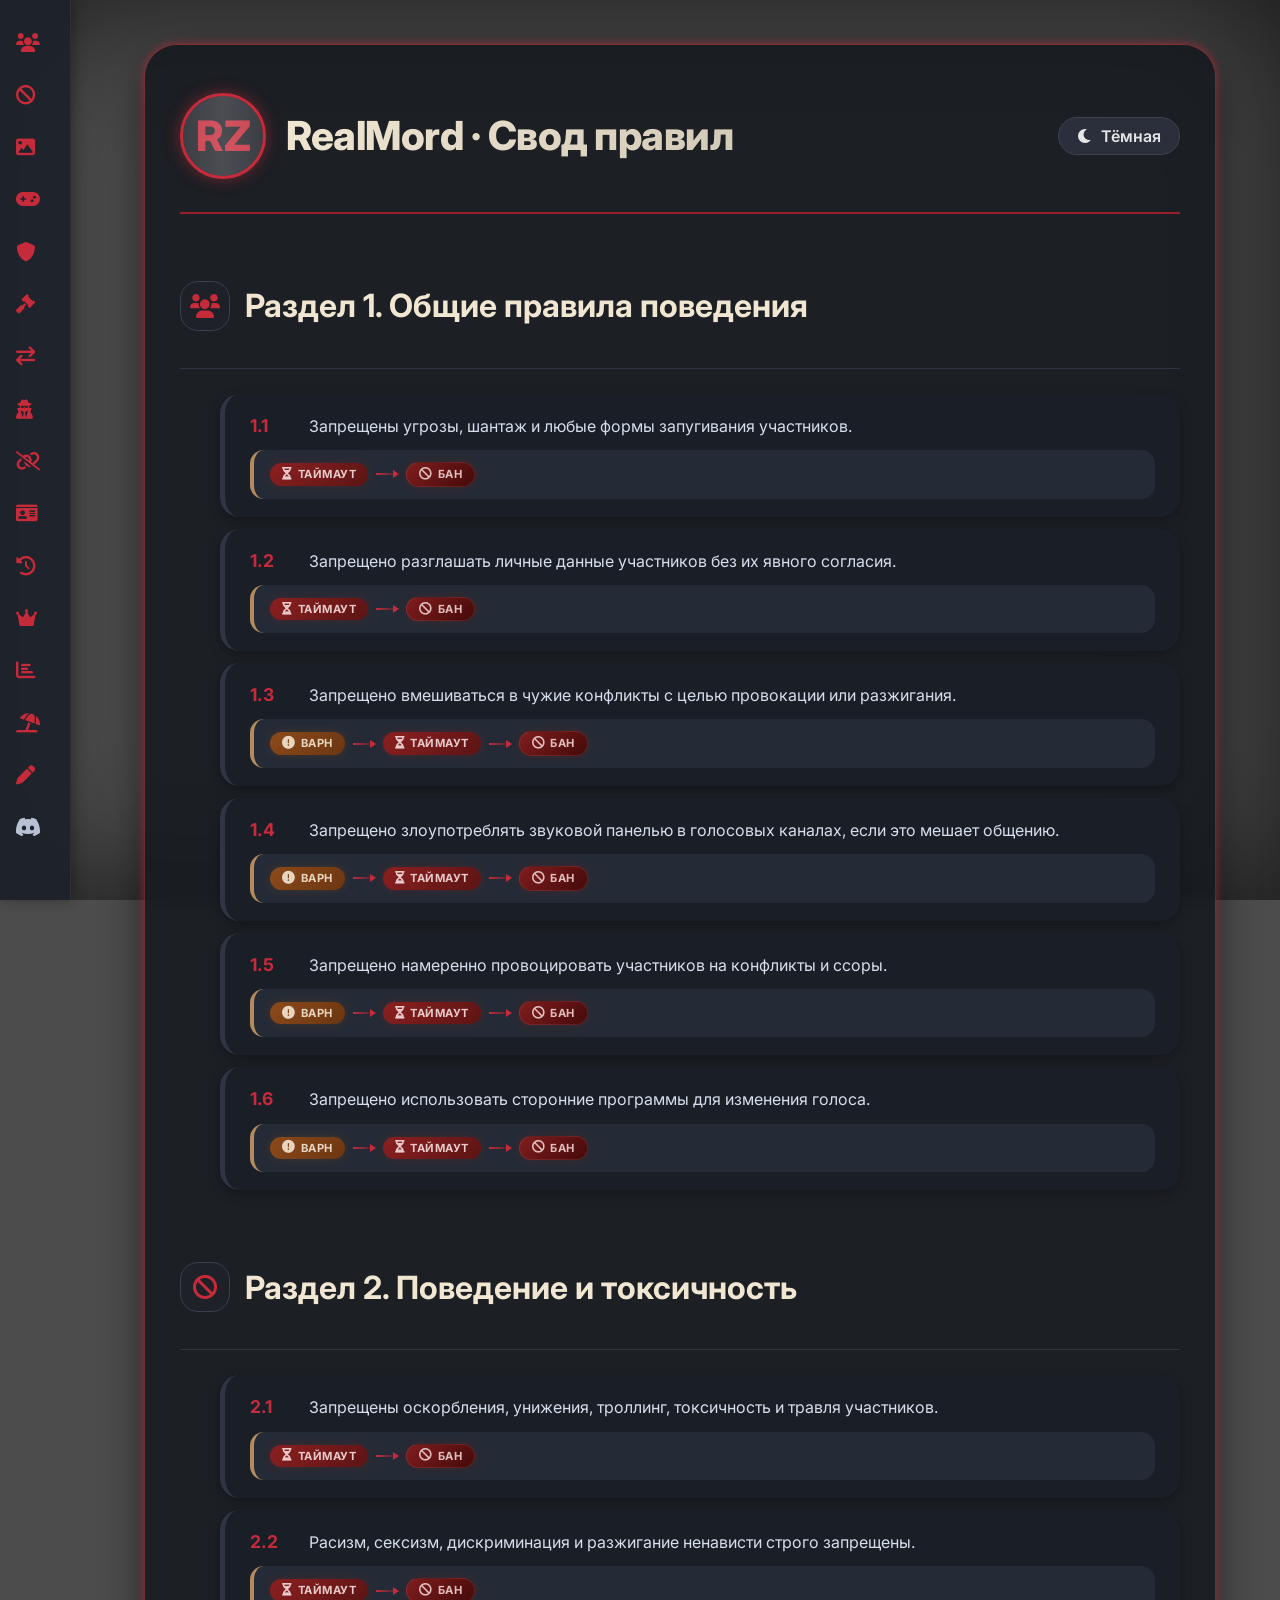
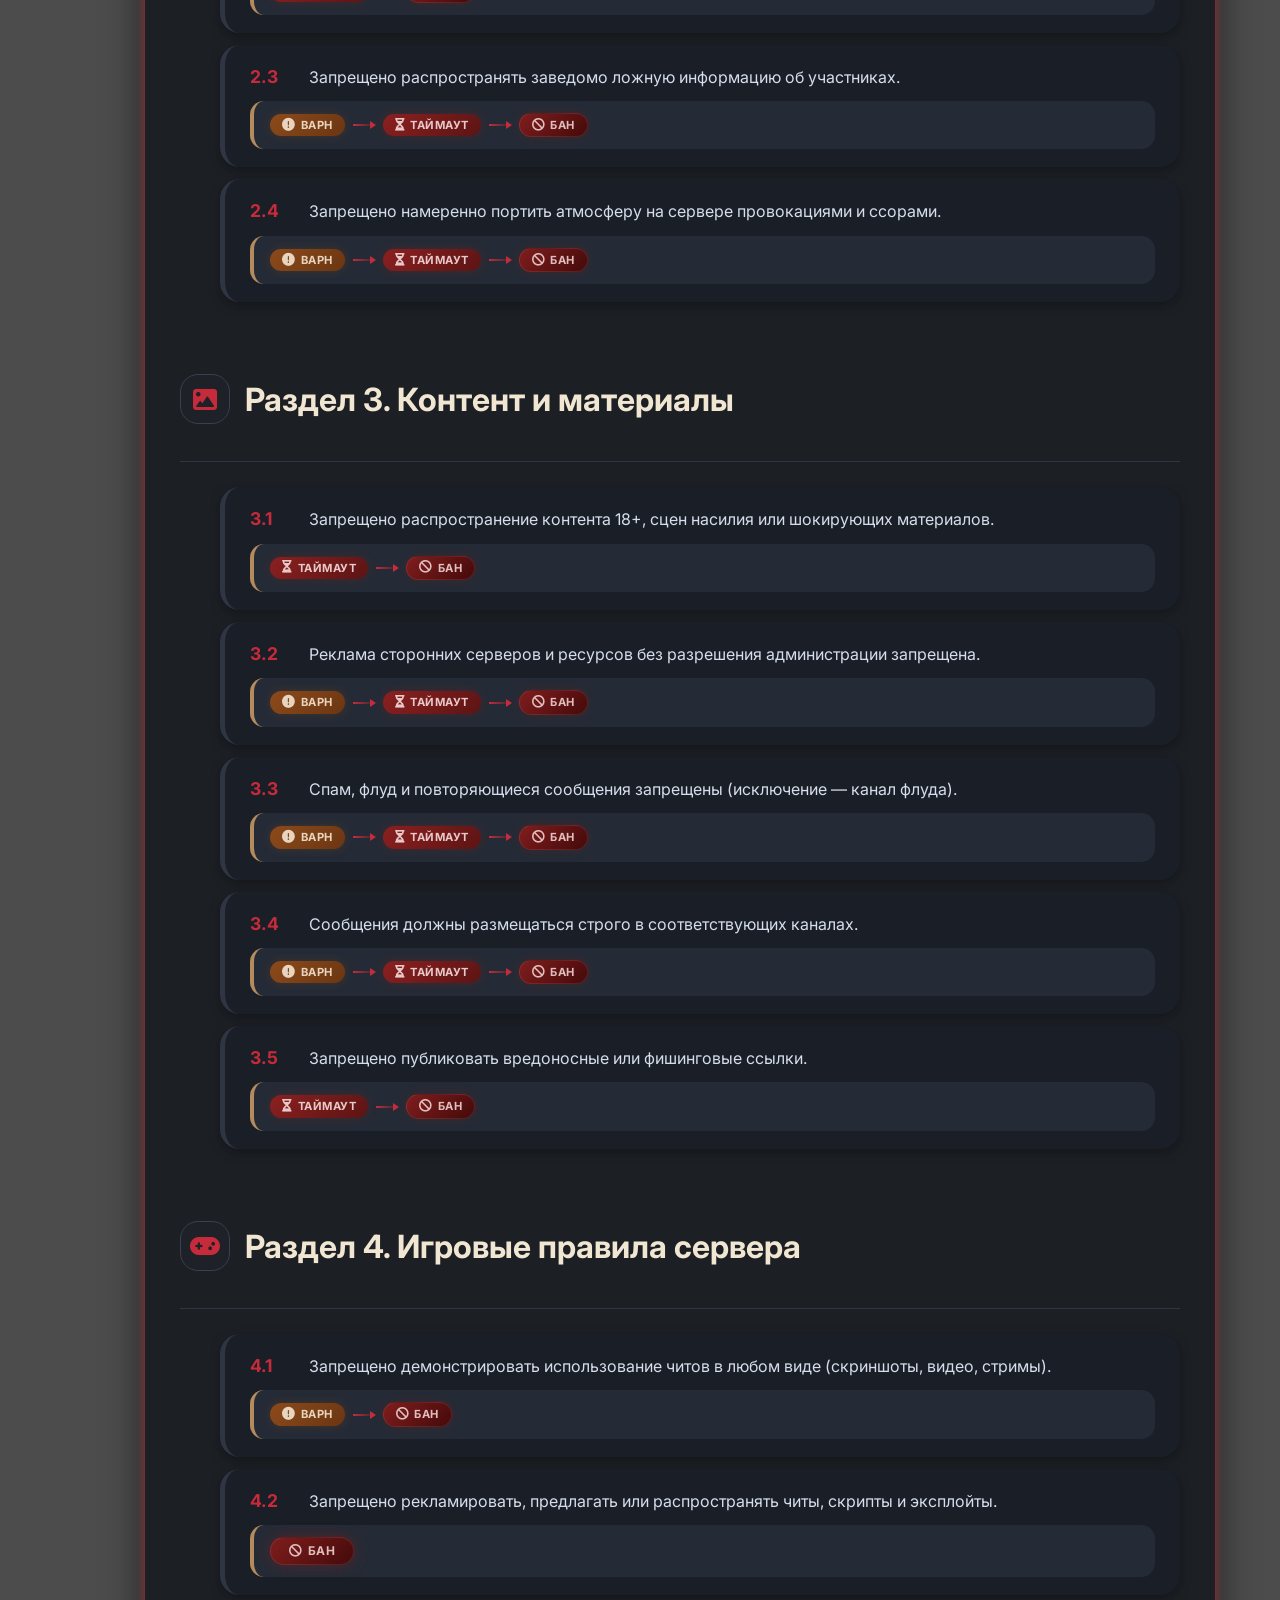
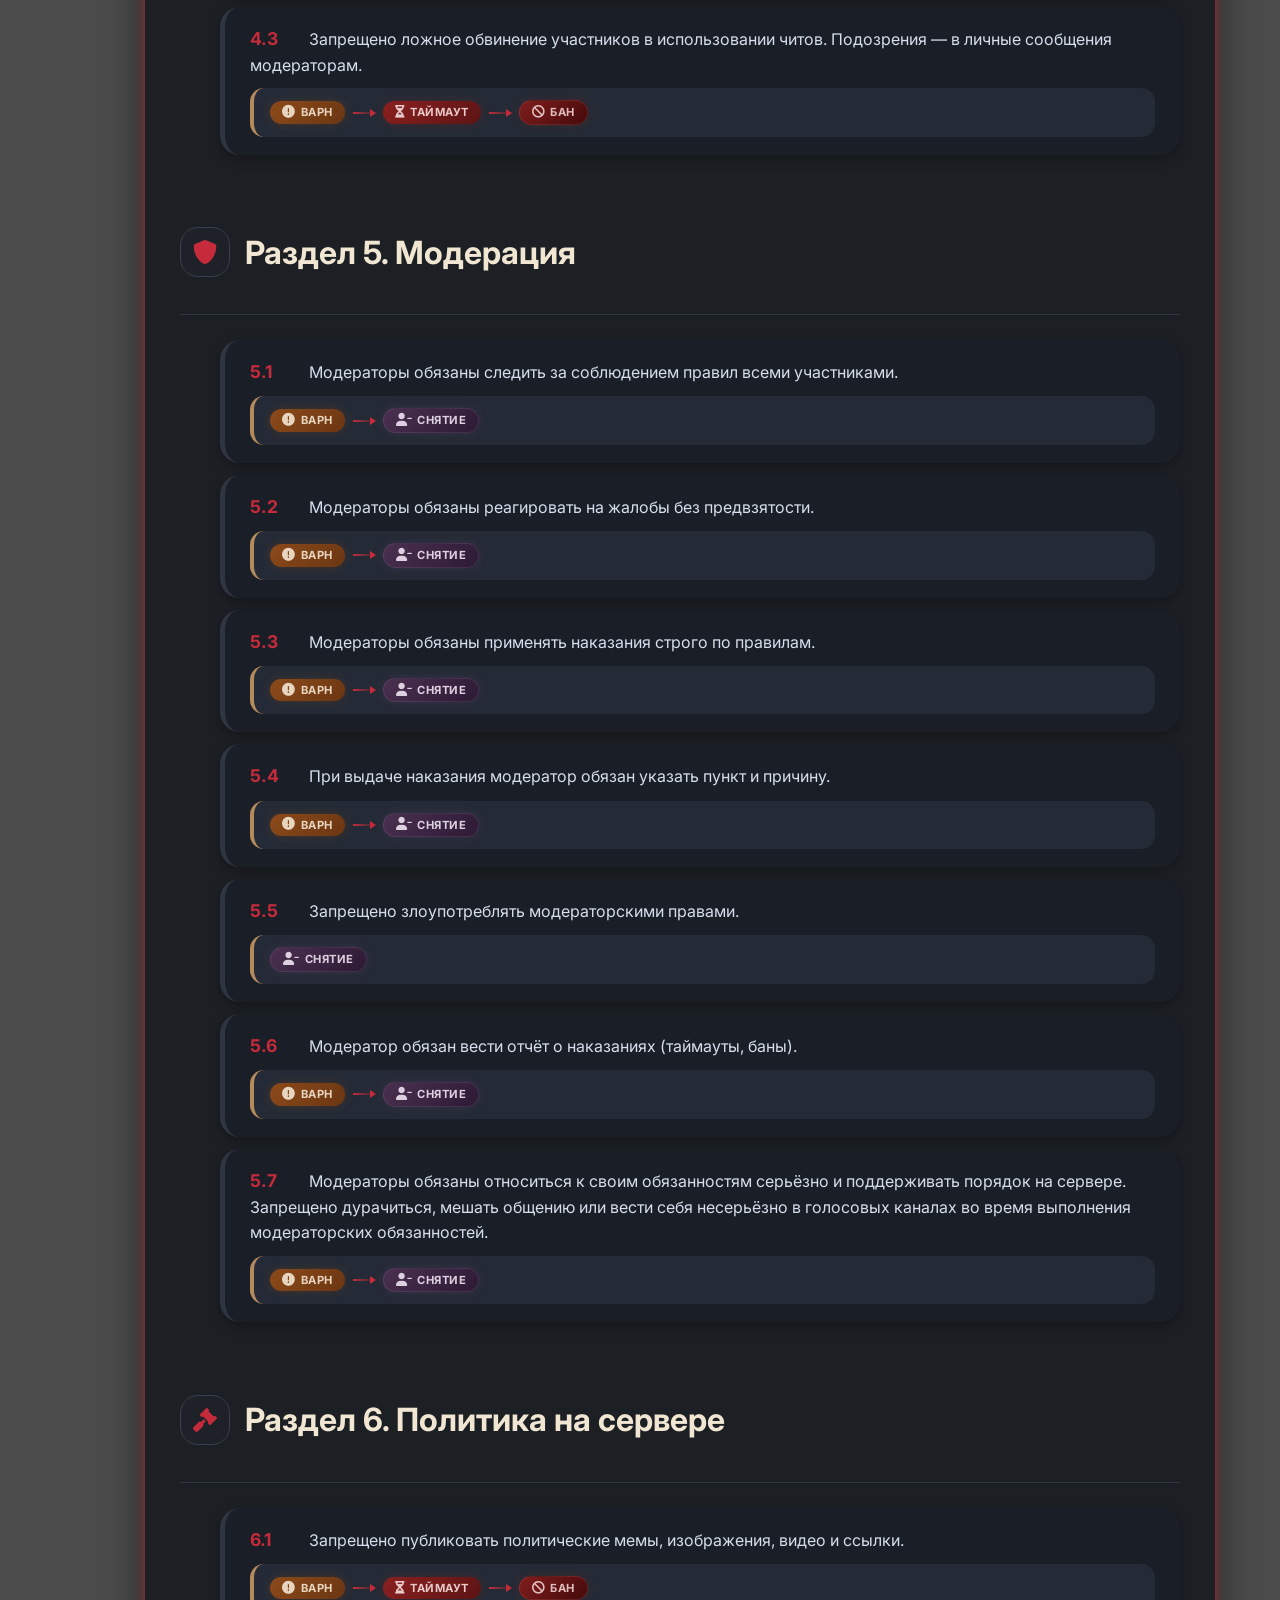
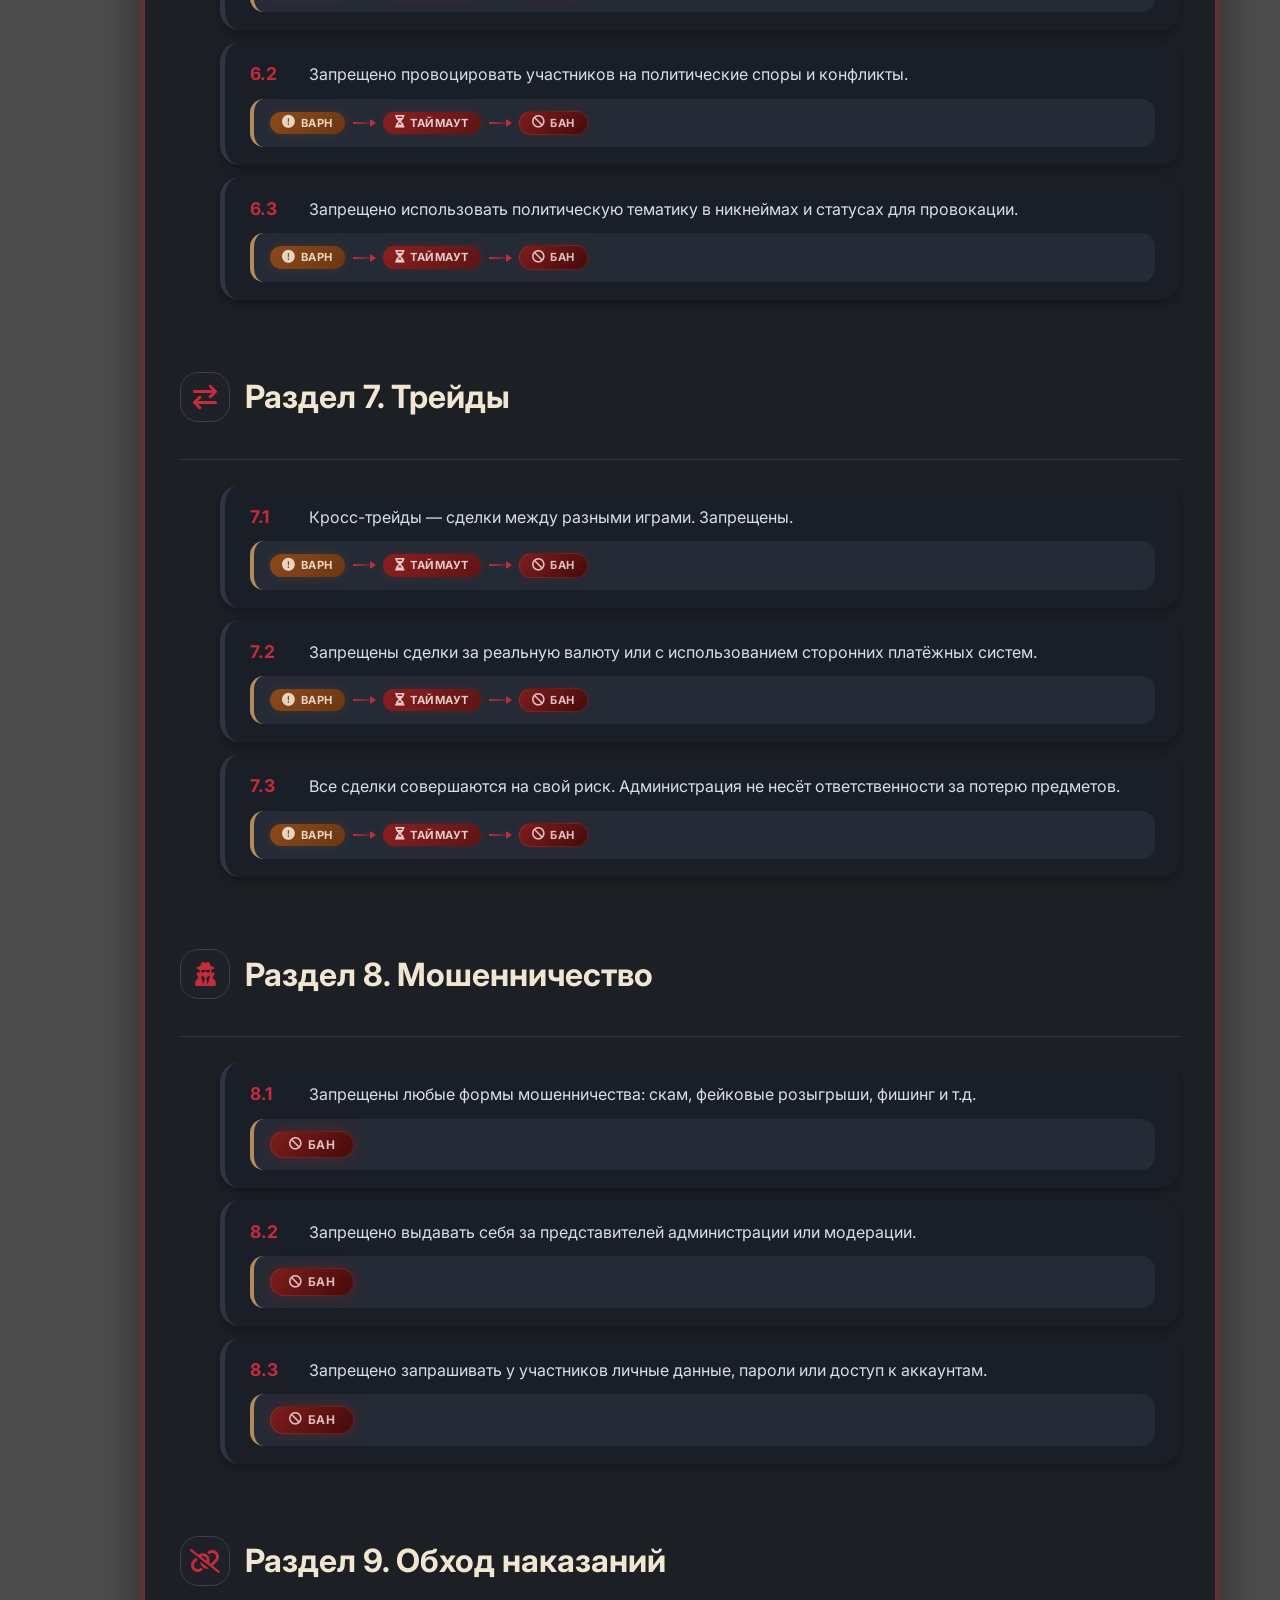
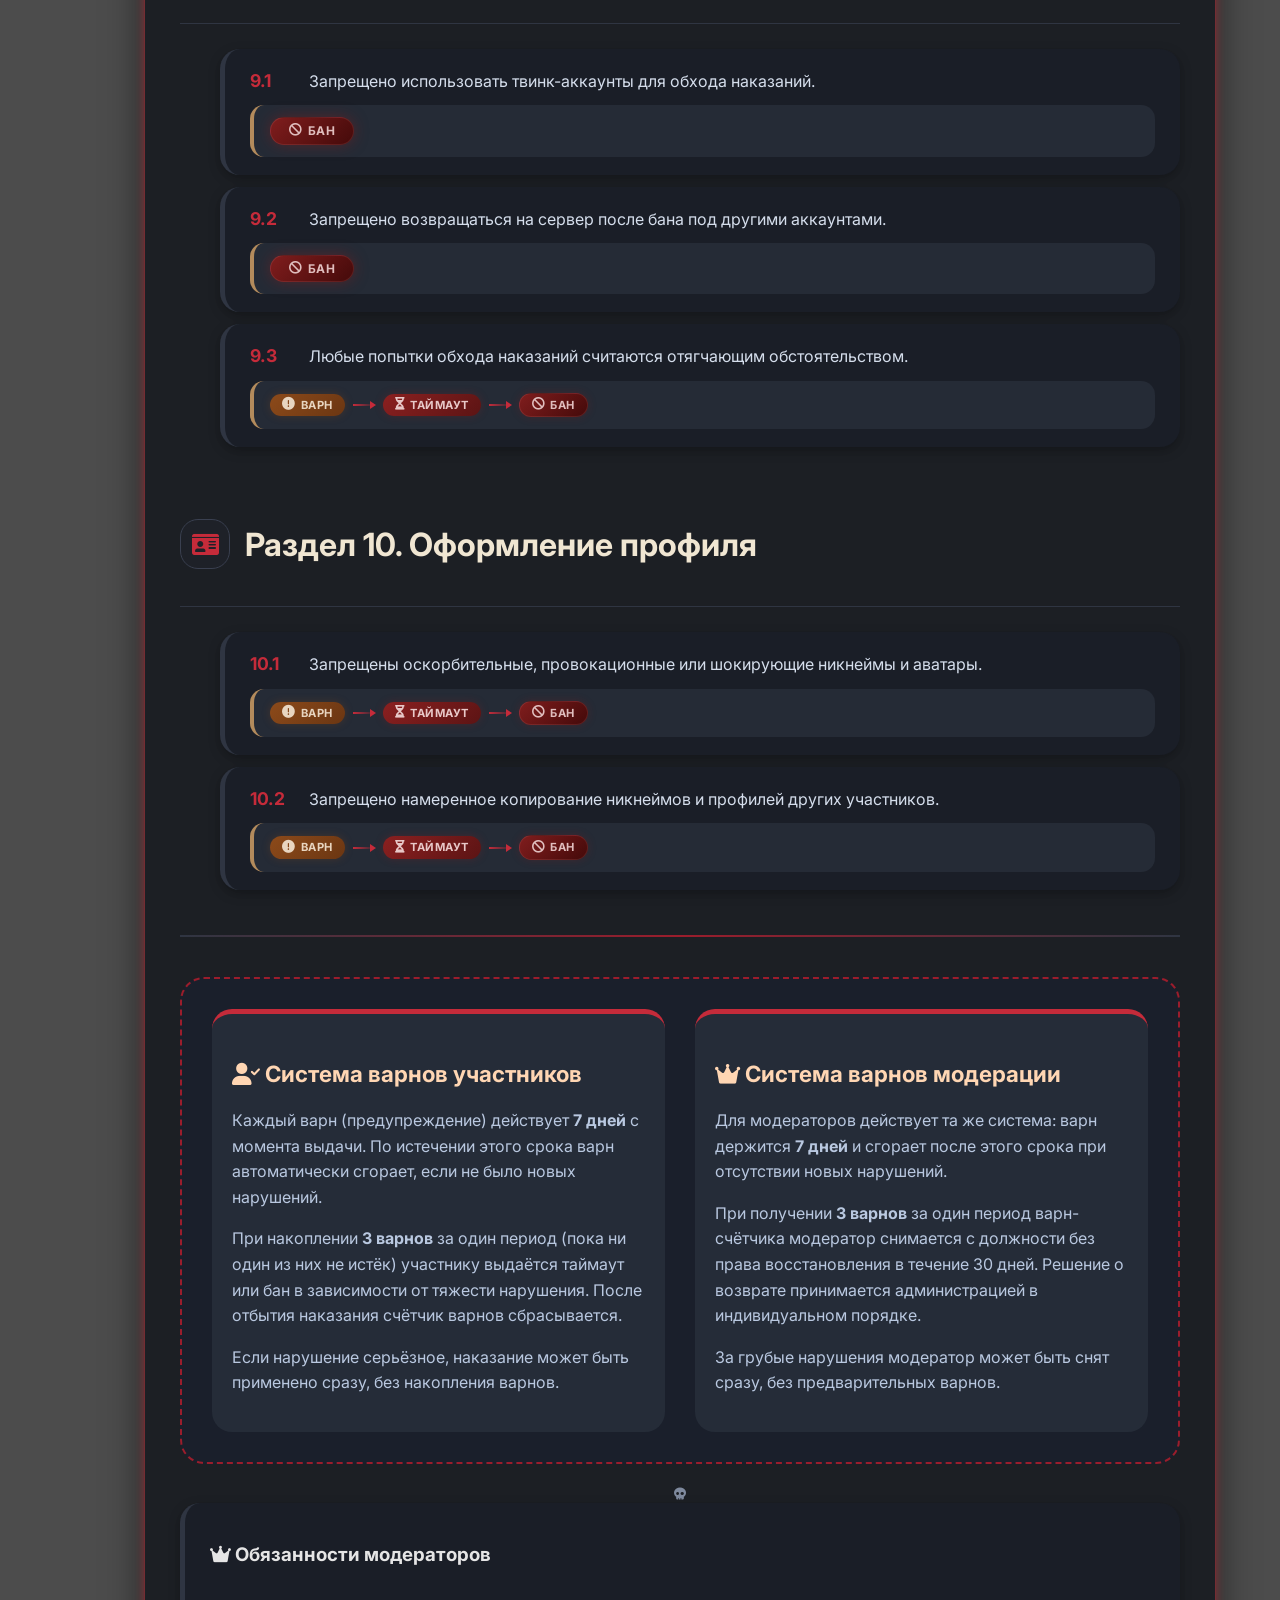
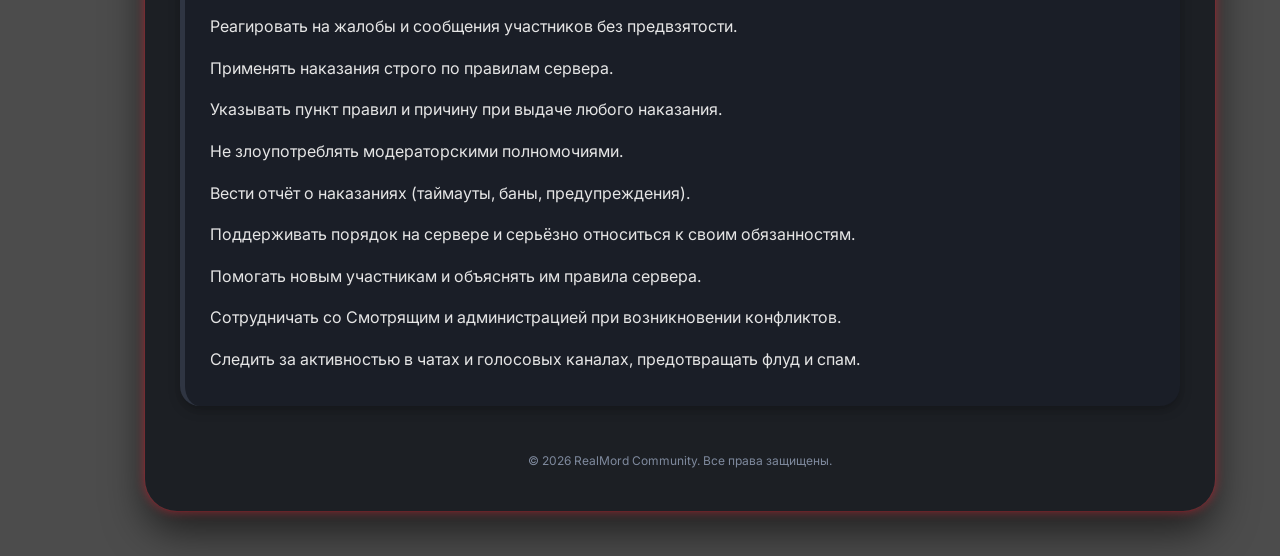
<file: index.html>
<!DOCTYPE html>
<html lang="ru">
<head>
    <link rel="icon" type="image/png" href="https://imgur.com/a/rDALJQw‎">
    <meta charset="UTF-8">
    <meta name="viewport" content="width=device-width, initial-scale=1.0">
    <title>Правила сервера RealMord</title>
    <!-- Fonts & Icons -->
    <link rel="preconnect" href="https://fonts.googleapis.com">
    <link rel="preconnect" href="https://fonts.gstatic.com" crossorigin>
    <link href="https://fonts.googleapis.com/css2?family=Inter:opsz,wght@14..32,400;14..32,600;14..32,800&display=swap" rel="stylesheet">
    <link rel="stylesheet" href="https://cdnjs.cloudflare.com/ajax/libs/font-awesome/6.0.0-beta3/css/all.min.css">
    <link rel="stylesheet" href="style.css">
</head>
<body>
    <div class="splash">
        <!-- Вращающиеся кольца -->
        <div class="splash-ring"></div>
        <div class="splash-ring-2"></div>

        <!-- Мерцающие частицы -->
        <div class="sparkles">
            <div class="sparkle" style="--i: 0"></div>
            <div class="sparkle" style="--i: 1"></div>
            <div class="sparkle" style="--i: 2"></div>
            <div class="sparkle" style="--i: 3"></div>
            <div class="sparkle" style="--i: 4"></div>
            <div class="sparkle" style="--i: 5"></div>
        </div>

        <div class="splash-icon">RD</div>
        <div class="splash-sub">RealMord</div>
        <div class="splash-text">
            <span class="clan-tagline">⚔️ Rules & Info ⚔️</span>
        </div>
    </div>

    <nav class="side-nav" aria-label="Навигация по правилам">
        <ul>
            <li><a href="#section1"><i class="fas fa-users"></i><span>1. Общие</span></a></li>
            <li><a href="#section2"><i class="fas fa-ban"></i><span>2. Токсичность</span></a></li>
            <li><a href="#section3"><i class="fas fa-image"></i><span>3. Контент</span></a></li>
            <li><a href="#section4"><i class="fas fa-gamepad"></i><span>4. Игровые</span></a></li>
            <li><a href="#section5"><i class="fas fa-shield-alt"></i><span>5. Модерация</span></a></li>

            <li><a href="#section6"><i class="fas fa-gavel"></i><span>6. Политика</span></a></li>
            <li><a href="#section7"><i class="fa fa-exchange"></i><span>7. Трейды</span></a></li>
            <li><a href="#section8"><i class="fa fa-user-secret"></i><span>8. Мошенничество</span></a></li>
            <li><a href="#section9"><i class="fa fa-chain-broken"></i><span>9. Обход наказаний</span></a></li>
            <li><a href="#section10"><i class="fa fa-id-card"></i><span>10. Оформление профиля</span></a></li>
            <li><a href="#expiration"><i class="fas fa-history"></i><span>Сроки погашения</span></a></li>
            <li><a href="#Moder"><i class="fas fa-crown"></i><span>Обязанности</span></a></li>
            <li><a href="activity.html"><i class="fas fa-chart-bar"></i><span>Активность</span></a></li>
            <li><a href="vacation.html"><i class="fas fa-umbrella-beach"></i><span>Отпуск</span></a></li>
            <li class="has-submenu">
                <a href="#"><i class="fas fa-pen"></i><span>Applications</span></a>
                <ul class="submenu">
                    <li><a href="apply.html?role=moderator"><i class="fas fa-shield"></i><span>Moderator</span></a></li>
                    <li><a href="apply.html?role=support"><i class="fas fa-headset"></i><span>Support</span></a></li>
                    <li><a href="apply.html?role=curator"><i class="fas fa-star"></i><span>Assistant Curator</span></a></li>
                </ul>
            </li>
            <a href="https://discord.gg/KJaNkFjg" 
   target="_blank" 
   rel="noopener noreferrer" 
   aria-label="https://discord.gg/6DbdZNpu">
    <svg width="24" height="24" viewBox="0 0 24 24" fill="currentColor">
        <path d="M20.317 4.37a19.8 19.8 0 0 0-4.885-1.515a.074.074 0 0 0-.079.037c-.21.375-.444.864-.608 1.25a18.27 18.27 0 0 0-5.487 0a12.64 12.64 0 0 0-.617-1.25a.077.077 0 0 0-.079-.037A19.736 19.736 0 0 0 3.677 4.37a.07.07 0 0 0-.032.027C.533 9.046-.32 13.58.099 18.057a.082.082 0 0 0 .031.057a19.9 19.9 0 0 0 5.993 3.03a.078.078 0 0 0 .084-.028c.462-.63.874-1.295 1.226-1.994a.076.076 0 0 0-.041-.106a13.107 13.107 0 0 1-1.872-.892a.077.077 0 0 1-.008-.128c.126-.094.251-.19.371-.287a.074.074 0 0 1 .077-.01c3.927 1.793 8.18 1.793 12.061 0a.074.074 0 0 1 .078.01c.12.097.245.193.371.287a.077.077 0 0 1-.008.128a12.3 12.3 0 0 1-1.873.892a.077.077 0 0 0-.041.106c.352.699.764 1.364 1.226 1.994a.078.078 0 0 0 .084.028a19.839 19.839 0 0 0 6.002-3.03a.077.077 0 0 0 .032-.054c.5-5.177-.838-9.674-3.549-13.66a.061.061 0 0 0-.031-.03zM8.02 15.33c-1.183 0-2.157-1.085-2.157-2.419c0-1.333.956-2.419 2.157-2.419c1.21 0 2.176 1.096 2.157 2.42c0 1.333-.956 2.418-2.157 2.418zm7.975 0c-1.183 0-2.157-1.085-2.157-2.419c0-1.333.955-2.419 2.157-2.419c1.21 0 2.176 1.096 2.157 2.42c0 1.333-.946 2.418-2.157 2.418z"/>
    </svg>
</a>
        </ul>
    </nav>

    <div class="container">
        <div class="clan-header">
            <div class="clan-icon">RZ</div>
            <div class="clan-title">
                <h1>RealMord · Свод правил</h1>
            </div>
            <div class="theme-switch-wrapper">
                <button id="theme-toggle" class="theme-toggle-btn" aria-label="Переключить тему">
                    <i class="fas fa-moon"></i> Тёмная
                </button>
            </div>
        </div>

        <main>
            <!-- Раздел 1 -->
            <section id="section1" class="rule-section">
                <div class="section-header">
                    <div class="section-icon" aria-hidden="true"><i class="fas fa-users"></i></div>
                    <h2>Раздел 1. Общие правила поведения</h2>
                </div>
                <ul class="rules-list">
                    <li class="rule-item"><span class="rule-number">1.1</span> <span class="rule-text">Запрещены угрозы, шантаж и любые формы запугивания участников.</span> <div class="punishment"><div class="punishment-scale"><span class="pstep pstep-timeout" data-tooltip="до 7 дн."><i class="fas fa-hourglass-half"></i> Таймаут</span><span class="parrow"></span><span class="pstep pstep-ban" data-tooltip="навсегда"><i class="fas fa-ban"></i> Бан</span></div></div></li>
                    <li class="rule-item"><span class="rule-number">1.2</span> <span class="rule-text">Запрещено разглашать личные данные участников без их явного согласия.</span> <div class="punishment"><div class="punishment-scale"><span class="pstep pstep-timeout" data-tooltip="до 7 дн."><i class="fas fa-hourglass-half"></i> Таймаут</span><span class="parrow"></span><span class="pstep pstep-ban" data-tooltip="навсегда"><i class="fas fa-ban"></i> Бан</span></div></div></li>
                    <li class="rule-item"><span class="rule-number">1.3</span> <span class="rule-text">Запрещено вмешиваться в чужие конфликты с целью провокации или разжигания.</span> <div class="punishment"><div class="punishment-scale"><span class="pstep pstep-warn"><i class="fas fa-exclamation-circle"></i> Варн</span><span class="parrow"></span><span class="pstep pstep-timeout" data-tooltip="до 3 дн."><i class="fas fa-hourglass-half"></i> Таймаут</span><span class="parrow"></span><span class="pstep pstep-ban" data-tooltip="до 30 дн."><i class="fas fa-ban"></i> Бан</span></div></div></li>
                    <li class="rule-item"><span class="rule-number">1.4</span> <span class="rule-text">Запрещено злоупотреблять звуковой панелью в голосовых каналах, если это мешает общению.</span> <div class="punishment"><div class="punishment-scale"><span class="pstep pstep-warn"><i class="fas fa-exclamation-circle"></i> Варн</span><span class="parrow"></span><span class="pstep pstep-timeout" data-tooltip="до 12 ч."><i class="fas fa-hourglass-half"></i> Таймаут</span><span class="parrow"></span><span class="pstep pstep-ban" data-tooltip="до 30 дн."><i class="fas fa-ban"></i> Бан</span></div></div></li>
                    <li class="rule-item"><span class="rule-number">1.5</span> <span class="rule-text">Запрещено намеренно провоцировать участников на конфликты и ссоры.</span> <div class="punishment"><div class="punishment-scale"><span class="pstep pstep-warn"><i class="fas fa-exclamation-circle"></i> Варн</span><span class="parrow"></span><span class="pstep pstep-timeout" data-tooltip="до 3 дн."><i class="fas fa-hourglass-half"></i> Таймаут</span><span class="parrow"></span><span class="pstep pstep-ban" data-tooltip="до 30 дн."><i class="fas fa-ban"></i> Бан</span></div></div></li>
                    <li class="rule-item"><span class="rule-number">1.6</span> <span class="rule-text">Запрещено использовать сторонние программы для изменения голоса.</span> <div class="punishment"><div class="punishment-scale"><span class="pstep pstep-warn"><i class="fas fa-exclamation-circle"></i> Варн</span><span class="parrow"></span><span class="pstep pstep-timeout" data-tooltip="до 12 ч."><i class="fas fa-hourglass-half"></i> Таймаут</span><span class="parrow"></span><span class="pstep pstep-ban" data-tooltip="до 30 дн."><i class="fas fa-ban"></i> Бан</span></div></div></li>
                </ul>
            </section>

            <!-- Раздел 2 -->
            <section id="section2" class="rule-section">
                <div class="section-header">
                    <div class="section-icon" aria-hidden="true"><i class="fas fa-ban"></i></div>
                    <h2>Раздел 2. Поведение и токсичность</h2>
                </div>
                <ul class="rules-list">
                    <li class="rule-item"><span class="rule-number">2.1</span> <span class="rule-text">Запрещены оскорбления, унижения, троллинг, токсичность и травля участников.</span> <div class="punishment"><div class="punishment-scale"><span class="pstep pstep-timeout" data-tooltip="до 7 дн."><i class="fas fa-hourglass-half"></i> Таймаут</span><span class="parrow"></span><span class="pstep pstep-ban" data-tooltip="до 30 дн."><i class="fas fa-ban"></i> Бан</span></div></div></li>
                    <li class="rule-item"><span class="rule-number">2.2</span> <span class="rule-text">Расизм, сексизм, дискриминация и разжигание ненависти строго запрещены.</span> <div class="punishment"><div class="punishment-scale"><span class="pstep pstep-timeout" data-tooltip="до 7 дн."><i class="fas fa-hourglass-half"></i> Таймаут</span><span class="parrow"></span><span class="pstep pstep-ban" data-tooltip="навсегда"><i class="fas fa-ban"></i> Бан</span></div></div></li>
                    <li class="rule-item"><span class="rule-number">2.3</span> <span class="rule-text">Запрещено распространять заведомо ложную информацию об участниках.</span> <div class="punishment"><div class="punishment-scale"><span class="pstep pstep-warn"><i class="fas fa-exclamation-circle"></i> Варн</span><span class="parrow"></span><span class="pstep pstep-timeout" data-tooltip="до 3 дн."><i class="fas fa-hourglass-half"></i> Таймаут</span><span class="parrow"></span><span class="pstep pstep-ban" data-tooltip="до 30 дн."><i class="fas fa-ban"></i> Бан</span></div></div></li>
                    <li class="rule-item"><span class="rule-number">2.4</span> <span class="rule-text">Запрещено намеренно портить атмосферу на сервере провокациями и ссорами.</span> <div class="punishment"><div class="punishment-scale"><span class="pstep pstep-warn"><i class="fas fa-exclamation-circle"></i> Варн</span><span class="parrow"></span><span class="pstep pstep-timeout" data-tooltip="до 3 дн."><i class="fas fa-hourglass-half"></i> Таймаут</span><span class="parrow"></span><span class="pstep pstep-ban" data-tooltip="до 30 дн."><i class="fas fa-ban"></i> Бан</span></div></div></li>
                </ul>
            </section>

            <!-- Раздел 3 -->
            <section id="section3" class="rule-section">
                <div class="section-header">
                    <div class="section-icon" aria-hidden="true"><i class="fas fa-image"></i></div>
                    <h2>Раздел 3. Контент и материалы</h2>
                </div>
                <ul class="rules-list">
                    <li class="rule-item"><span class="rule-number">3.1</span> <span class="rule-text">Запрещено распространение контента 18+, сцен насилия или шокирующих материалов.</span> <div class="punishment"><div class="punishment-scale"><span class="pstep pstep-timeout" data-tooltip="до 3 дн."><i class="fas fa-hourglass-half"></i> Таймаут</span><span class="parrow"></span><span class="pstep pstep-ban" data-tooltip="до 30 дн."><i class="fas fa-ban"></i> Бан</span></div></div></li>
                    <li class="rule-item"><span class="rule-number">3.2</span> <span class="rule-text">Реклама сторонних серверов и ресурсов без разрешения администрации запрещена.</span> <div class="punishment"><div class="punishment-scale"><span class="pstep pstep-warn"><i class="fas fa-exclamation-circle"></i> Варн</span><span class="parrow"></span><span class="pstep pstep-timeout" data-tooltip="до 7 дн."><i class="fas fa-hourglass-half"></i> Таймаут</span><span class="parrow"></span><span class="pstep pstep-ban" data-tooltip="навсегда"><i class="fas fa-ban"></i> Бан</span></div></div></li>
                    <li class="rule-item"><span class="rule-number">3.3</span> <span class="rule-text">Спам, флуд и повторяющиеся сообщения запрещены (исключение — канал флуда).</span> <div class="punishment"><div class="punishment-scale"><span class="pstep pstep-warn"><i class="fas fa-exclamation-circle"></i> Варн</span><span class="parrow"></span><span class="pstep pstep-timeout" data-tooltip="до 12 ч."><i class="fas fa-hourglass-half"></i> Таймаут</span><span class="parrow"></span><span class="pstep pstep-ban" data-tooltip="до 30 дн."><i class="fas fa-ban"></i> Бан</span></div></div></li>
                    <li class="rule-item"><span class="rule-number">3.4</span> <span class="rule-text">Сообщения должны размещаться строго в соответствующих каналах.</span> <div class="punishment"><div class="punishment-scale"><span class="pstep pstep-warn"><i class="fas fa-exclamation-circle"></i> Варн</span><span class="parrow"></span><span class="pstep pstep-timeout" data-tooltip="до 12 ч."><i class="fas fa-hourglass-half"></i> Таймаут</span><span class="parrow"></span><span class="pstep pstep-ban" data-tooltip="до 30 дн."><i class="fas fa-ban"></i> Бан</span></div></div></li>
                    <li class="rule-item"><span class="rule-number">3.5</span> <span class="rule-text">Запрещено публиковать вредоносные или фишинговые ссылки.</span> <div class="punishment"><div class="punishment-scale"><span class="pstep pstep-timeout" data-tooltip="до 7 дн."><i class="fas fa-hourglass-half"></i> Таймаут</span><span class="parrow"></span><span class="pstep pstep-ban" data-tooltip="навсегда"><i class="fas fa-ban"></i> Бан</span></div></div></li>
                </ul>
            </section>

            <!-- Раздел 4 -->
            <section id="section4" class="rule-section">
                <div class="section-header">
                    <div class="section-icon" aria-hidden="true"><i class="fas fa-gamepad"></i></div>
                    <h2>Раздел 4. Игровые правила сервера</h2>
                </div>
                <ul class="rules-list">
                    <li class="rule-item"><span class="rule-number">4.1</span> <span class="rule-text">Запрещено демонстрировать использование читов в любом виде (скриншоты, видео, стримы).</span> <div class="punishment"><div class="punishment-scale"><span class="pstep pstep-warn"><i class="fas fa-exclamation-circle"></i> Варн</span><span class="parrow"></span><span class="pstep pstep-ban" data-tooltip="до 30 дн."><i class="fas fa-ban"></i> Бан</span></div></div></li>
                    <li class="rule-item"><span class="rule-number">4.2</span> <span class="rule-text">Запрещено рекламировать, предлагать или распространять читы, скрипты и эксплойты.</span> <div class="punishment"><div class="punishment-scale"><span class="pstep pstep-ban pstep-only" data-tooltip="навсегда"><i class="fas fa-ban"></i> Бан</span></div></div></li>
                    <li class="rule-item"><span class="rule-number">4.3</span> <span class="rule-text">Запрещено ложное обвинение участников в использовании читов. Подозрения — в личные сообщения модераторам.</span> <div class="punishment"><div class="punishment-scale"><span class="pstep pstep-warn"><i class="fas fa-exclamation-circle"></i> Варн</span><span class="parrow"></span><span class="pstep pstep-timeout" data-tooltip="до 3 дн."><i class="fas fa-hourglass-half"></i> Таймаут</span><span class="parrow"></span><span class="pstep pstep-ban" data-tooltip="до 30 дн."><i class="fas fa-ban"></i> Бан</span></div></div></li>
                </ul>
            </section>

            <!-- Раздел 5 -->
            <section id="section5" class="rule-section">
                <div class="section-header">
                    <div class="section-icon" aria-hidden="true"><i class="fas fa-shield-alt"></i></div>
                    <h2>Раздел 5. Модерация</h2>
                </div>
                <ul class="rules-list">
                    <li class="rule-item"><span class="rule-number">5.1</span> <span class="rule-text">Модераторы обязаны следить за соблюдением правил всеми участниками.</span> <div class="punishment"><div class="punishment-scale"><span class="pstep pstep-warn"><i class="fas fa-exclamation-circle"></i> Варн</span><span class="parrow"></span><span class="pstep pstep-dismiss" data-tooltip="снятие"><i class="fas fa-user-minus"></i> Снятие</span></div></div></li>
                    <li class="rule-item"><span class="rule-number">5.2</span> <span class="rule-text">Модераторы обязаны реагировать на жалобы без предвзятости.</span> <div class="punishment"><div class="punishment-scale"><span class="pstep pstep-warn"><i class="fas fa-exclamation-circle"></i> Варн</span><span class="parrow"></span><span class="pstep pstep-dismiss" data-tooltip="снятие"><i class="fas fa-user-minus"></i> Снятие</span></div></div></li>
                    <li class="rule-item"><span class="rule-number">5.3</span> <span class="rule-text">Модераторы обязаны применять наказания строго по правилам.</span> <div class="punishment"><div class="punishment-scale"><span class="pstep pstep-warn"><i class="fas fa-exclamation-circle"></i> Варн</span><span class="parrow"></span><span class="pstep pstep-dismiss" data-tooltip="снятие"><i class="fas fa-user-minus"></i> Снятие</span></div></div></li>
                    <li class="rule-item"><span class="rule-number">5.4</span> <span class="rule-text">При выдаче наказания модератор обязан указать пункт и причину.</span> <div class="punishment"><div class="punishment-scale"><span class="pstep pstep-warn"><i class="fas fa-exclamation-circle"></i> Варн</span><span class="parrow"></span><span class="pstep pstep-dismiss" data-tooltip="снятие"><i class="fas fa-user-minus"></i> Снятие</span></div></div></li>
                    <li class="rule-item"><span class="rule-number">5.5</span> <span class="rule-text">Запрещено злоупотреблять модераторскими правами.</span> <div class="punishment"><div class="punishment-scale"><span class="pstep pstep-dismiss" data-tooltip="снятие"><i class="fas fa-user-minus"></i> Снятие</span></div></div></li>
                    <li class="rule-item"><span class="rule-number">5.6</span> <span class="rule-text">Модератор обязан вести отчёт о наказаниях (таймауты, баны).</span> <div class="punishment"><div class="punishment-scale"><span class="pstep pstep-warn"><i class="fas fa-exclamation-circle"></i> Варн</span><span class="parrow"></span><span class="pstep pstep-dismiss" data-tooltip="снятие"><i class="fas fa-user-minus"></i> Снятие</span></div></div></li>
                    <li class="rule-item"><span class="rule-number">5.7</span> <span class="rule-text">Модераторы обязаны относиться к своим обязанностям серьёзно и поддерживать порядок на сервере. Запрещено дурачиться, мешать общению или вести себя несерьёзно в голосовых каналах во время выполнения модераторских обязанностей.</span> <div class="punishment"><div class="punishment-scale"><span class="pstep pstep-warn"><i class="fas fa-exclamation-circle"></i> Варн</span><span class="parrow"></span><span class="pstep pstep-dismiss" data-tooltip="снятие"><i class="fas fa-user-minus"></i> Снятие</span></div></div></li>
                </ul>
            </section>

            <!-- Раздел 6 -->
            <!-- Раздел 6 удалён -->
            
            <!-- Раздел 6 -->
            <section id="section6" class="rule-section">
                <div class="section-header">
                    <div class="section-icon" aria-hidden="true"><i class="fas fa-gavel"></i></div>
                    <h2>Раздел 6. Политика на сервере</h2>
                </div>
                <ul class="rules-list">
                    <li class="rule-item"><span class="rule-number">6.1</span> <span class="rule-text">Запрещено публиковать политические мемы, изображения, видео и ссылки.</span> <div class="punishment"><div class="punishment-scale"><span class="pstep pstep-warn"><i class="fas fa-exclamation-circle"></i> Варн</span><span class="parrow"></span><span class="pstep pstep-timeout" data-tooltip="до 3 дн."><i class="fas fa-hourglass-half"></i> Таймаут</span><span class="parrow"></span><span class="pstep pstep-ban" data-tooltip="до 30 дн."><i class="fas fa-ban"></i> Бан</span></div></div></li>
                    <li class="rule-item"><span class="rule-number">6.2</span> <span class="rule-text">Запрещено провоцировать участников на политические споры и конфликты.</span> <div class="punishment"><div class="punishment-scale"><span class="pstep pstep-warn"><i class="fas fa-exclamation-circle"></i> Варн</span><span class="parrow"></span><span class="pstep pstep-timeout" data-tooltip="до 3 дн."><i class="fas fa-hourglass-half"></i> Таймаут</span><span class="parrow"></span><span class="pstep pstep-ban" data-tooltip="до 30 дн."><i class="fas fa-ban"></i> Бан</span></div></div></li>
                    <li class="rule-item"><span class="rule-number">6.3</span> <span class="rule-text">Запрещено использовать политическую тематику в никнеймах и статусах для провокации.</span> <div class="punishment"><div class="punishment-scale"><span class="pstep pstep-warn"><i class="fas fa-exclamation-circle"></i> Варн</span><span class="parrow"></span><span class="pstep pstep-timeout" data-tooltip="до 3 дн."><i class="fas fa-hourglass-half"></i> Таймаут</span><span class="parrow"></span><span class="pstep pstep-ban" data-tooltip="до 30 дн."><i class="fas fa-ban"></i> Бан</span></div></div></li>
                </ul>
            </section>

            <!-- Раздел 7 -->
            <section id="section7" class="rule-section">
                <div class="section-header">
                    <div class="section-icon" aria-hidden="true"><i class="fa fa-exchange"></i></div>
                    <h2>Раздел 7. Трейды</h2>
                </div>
                <ul class="rules-list">
                    <li class="rule-item"><span class="rule-number">7.1</span> <span class="rule-text">Кросс-трейды — сделки между разными играми. Запрещены.</span> <div class="punishment"><div class="punishment-scale"><span class="pstep pstep-warn"><i class="fas fa-exclamation-circle"></i> Варн</span><span class="parrow"></span><span class="pstep pstep-timeout" data-tooltip="до 3 дн."><i class="fas fa-hourglass-half"></i> Таймаут</span><span class="parrow"></span><span class="pstep pstep-ban" data-tooltip="до 30 дн."><i class="fas fa-ban"></i> Бан</span></div></div></li>
                    <li class="rule-item"><span class="rule-number">7.2</span> <span class="rule-text">Запрещены сделки за реальную валюту или с использованием сторонних платёжных систем.</span> <div class="punishment"><div class="punishment-scale"><span class="pstep pstep-warn"><i class="fas fa-exclamation-circle"></i> Варн</span><span class="parrow"></span><span class="pstep pstep-timeout" data-tooltip="до 3 дн."><i class="fas fa-hourglass-half"></i> Таймаут</span><span class="parrow"></span><span class="pstep pstep-ban" data-tooltip="до 30 дн."><i class="fas fa-ban"></i> Бан</span></div></div></li>
                    <li class="rule-item"><span class="rule-number">7.3</span> <span class="rule-text">Все сделки совершаются на свой риск. Администрация не несёт ответственности за потерю предметов.</span> <div class="punishment"><div class="punishment-scale"><span class="pstep pstep-warn"><i class="fas fa-exclamation-circle"></i> Варн</span><span class="parrow"></span><span class="pstep pstep-timeout" data-tooltip="до 3 дн."><i class="fas fa-hourglass-half"></i> Таймаут</span><span class="parrow"></span><span class="pstep pstep-ban" data-tooltip="до 30 дн."><i class="fas fa-ban"></i> Бан</span></div></div></li> 
                </ul>
            </section>

            <!-- Раздел 8 -->
            <section id="section8" class="rule-section">
                <div class="section-header">
                    <div class="section-icon" aria-hidden="true"><i class="fa fa-user-secret"></i></div>
                    <h2>Раздел 8. Мошенничество</h2>
                </div>
                <ul class="rules-list">
                    <li class="rule-item"><span class="rule-number">8.1</span> <span class="rule-text">Запрещены любые формы мошенничества: скам, фейковые розыгрыши, фишинг и т.д.</span> <div class="punishment"><div class="punishment-scale"><span class="pstep pstep-ban pstep-only" data-tooltip="навсегда"><i class="fas fa-ban"></i> Бан</span></div></div></li>
                    <li class="rule-item"><span class="rule-number">8.2</span> <span class="rule-text">Запрещено выдавать себя за представителей администрации или модерации.</span> <div class="punishment"><div class="punishment-scale"><span class="pstep pstep-ban pstep-only" data-tooltip="навсегда"><i class="fas fa-ban"></i> Бан</span></div></div></li>
                    <li class="rule-item"><span class="rule-number">8.3</span> <span class="rule-text">Запрещено запрашивать у участников личные данные, пароли или доступ к аккаунтам.</span> <div class="punishment"><div class="punishment-scale"><span class="pstep pstep-ban pstep-only" data-tooltip="навсегда"><i class="fas fa-ban"></i> Бан</span></div></div></li>
                </ul>
            </section>

            <!-- Раздел 9 -->
            <section id="section9" class="rule-section">
                <div class="section-header">
                    <div class="section-icon" aria-hidden="true"><i class="fa fa-chain-broken"></i></div>
                    <h2>Раздел 9. Обход наказаний</h2>
                </div>
                <ul class="rules-list">
                    <li class="rule-item"><span class="rule-number">9.1</span> <span class="rule-text">Запрещено использовать твинк-аккаунты для обхода наказаний.</span> <div class="punishment"><div class="punishment-scale"><span class="pstep pstep-ban pstep-only" data-tooltip="навсегда"><i class="fas fa-ban"></i> Бан</span></div></div></li>
                    <li class="rule-item"><span class="rule-number">9.2</span> <span class="rule-text">Запрещено возвращаться на сервер после бана под другими аккаунтами.</span> <div class="punishment"><div class="punishment-scale"><span class="pstep pstep-ban pstep-only" data-tooltip="навсегда"><i class="fas fa-ban"></i> Бан</span></div></div></li>
                    <li class="rule-item"><span class="rule-number">9.3</span> <span class="rule-text">Любые попытки обхода наказаний считаются отягчающим обстоятельством.</span> <div class="punishment"><div class="punishment-scale"><span class="pstep pstep-warn"><i class="fas fa-exclamation-circle"></i> Варн</span><span class="parrow"></span><span class="pstep pstep-timeout" data-tooltip="до 7 дн."><i class="fas fa-hourglass-half"></i> Таймаут</span><span class="parrow"></span><span class="pstep pstep-ban" data-tooltip="навсегда"><i class="fas fa-ban"></i> Бан</span></div></div></li>
                </ul>
            </section>
            
            <!-- Раздел 10 -->
            <section id="section10" class="rule-section">
                <div class="section-header">
                    <div class="section-icon" aria-hidden="true"><i class="fa fa-id-card"></i></div>
                    <h2>Раздел 10. Оформление профиля</h2>
                </div>
                <ul class="rules-list">
                    <li class="rule-item"><span class="rule-number">10.1</span> <span class="rule-text">Запрещены оскорбительные, провокационные или шокирующие никнеймы и аватары.</span> <div class="punishment"><div class="punishment-scale"><span class="pstep pstep-warn"><i class="fas fa-exclamation-circle"></i> Варн</span><span class="parrow"></span><span class="pstep pstep-timeout" data-tooltip="до 3 дн."><i class="fas fa-hourglass-half"></i> Таймаут</span><span class="parrow"></span><span class="pstep pstep-ban" data-tooltip="до 30 дн."><i class="fas fa-ban"></i> Бан</span></div></div></li>
                    <li class="rule-item"><span class="rule-number">10.2</span> <span class="rule-text">Запрещено намеренное копирование никнеймов и профилей других участников.</span> <div class="punishment"><div class="punishment-scale"><span class="pstep pstep-warn"><i class="fas fa-exclamation-circle"></i> Варн</span><span class="parrow"></span><span class="pstep pstep-timeout" data-tooltip="до 3 дн."><i class="fas fa-hourglass-half"></i> Таймаут</span><span class="parrow"></span><span class="pstep pstep-ban" data-tooltip="до 30 дн."><i class="fas fa-ban"></i> Бан</span></div></div></li>
                </ul>
            </section>
        </main>

        <hr>
        <div id="expiration" class="expiration-box">
            <div class="exp-item">
                <h3><i class="fas fa-user-check" aria-hidden="true"></i> Система варнов участников</h3>
                <p>Каждый варн (предупреждение) действует <strong>7 дней</strong> с момента выдачи. По истечении этого срока варн автоматически сгорает, если не было новых нарушений.</p>
                <p>При накоплении <strong>3 варнов</strong> за один период (пока ни один из них не истёк) участнику выдаётся таймаут или бан в зависимости от тяжести нарушения. После отбытия наказания счётчик варнов сбрасывается.</p>
                <p>Если нарушение серьёзное, наказание может быть применено сразу, без накопления варнов.</p>
            </div>
            <div class="exp-item">
                <h3><i class="fas fa-crown" aria-hidden="true"></i> Система варнов модерации</h3>
                <p>Для модераторов действует та же система: варн держится <strong>7 дней</strong> и сгорает после этого срока при отсутствии новых нарушений.</p>
                <p>При получении <strong>3 варнов</strong> за один период варн-счётчика модератор снимается с должности без права восстановления в течение 30 дней. Решение о возврате принимается администрацией в индивидуальном порядке.</p>
                <p>За грубые нарушения модератор может быть снят сразу, без предварительных варнов.</p>
            </div>
        </div>

        <div class="footer-note" aria-hidden="true">
            <i class="fas fa-skull"></i>
        </div>

        <section id="Moder" class="rule-section">
            <div class="rule-item">
                <h3><i class="fas fa-crown" aria-hidden="true"></i> Обязанности модераторов</h3>
                <br>Реагировать на жалобы и сообщения участников без предвзятости.<br>
                <p>Применять наказания строго по правилам сервера.</p>
                <p>Указывать пункт правил и причину при выдаче любого наказания.</p>
                <p>Не злоупотреблять модераторскими полномочиями.</p>
                <p>Вести отчёт о наказаниях (таймауты, баны, предупреждения).</p>
                <p>Поддерживать порядок на сервере и серьёзно относиться к своим обязанностям.</p>
                <p>Помогать новым участникам и объяснять им правила сервера.</p>
                <p>Сотрудничать со Смотрящим и администрацией при возникновении конфликтов.</p>
                <p>Следить за активностью в чатах и голосовых каналах, предотвращать флуд и спам.</p>
            </div>
        </section>


    <script>
        (function() {
            // Тема
            const themeToggleBtn = document.getElementById('theme-toggle');
            const body = document.body;
            const savedTheme = localStorage.getItem('rezero-theme');
            if (savedTheme === 'light') {
                body.classList.add('light-theme');
                themeToggleBtn.innerHTML = '<i class="fas fa-sun"></i> Светлая';
            } else {
                themeToggleBtn.innerHTML = '<i class="fas fa-moon"></i> Тёмная';
            }
            themeToggleBtn.addEventListener('click', () => {
                body.classList.toggle('light-theme');
                const isLight = body.classList.contains('light-theme');
                themeToggleBtn.innerHTML = isLight ? '<i class="fas fa-sun"></i> Светлая' : '<i class="fas fa-moon"></i> Тёмная';
                localStorage.setItem('rezero-theme', isLight ? 'light' : 'dark');
            });

            // Плавный скролл по якорям
            document.querySelectorAll('nav a[href^="#"]').forEach(a => {
                a.addEventListener('click', e => {
                    e.preventDefault();
                    const id = a.getAttribute('href');
                    if (!id || id === '#') return;
                    const target = document.querySelector(id);
                    if (target) {
                        target.scrollIntoView({ behavior: 'smooth', block: 'start' });
                    }
                });
            });


        })();
    </script>
    <div class="footer-note">© 2026 RealMord Community. Все права защищены.</div>
</body>
</html>
</file>
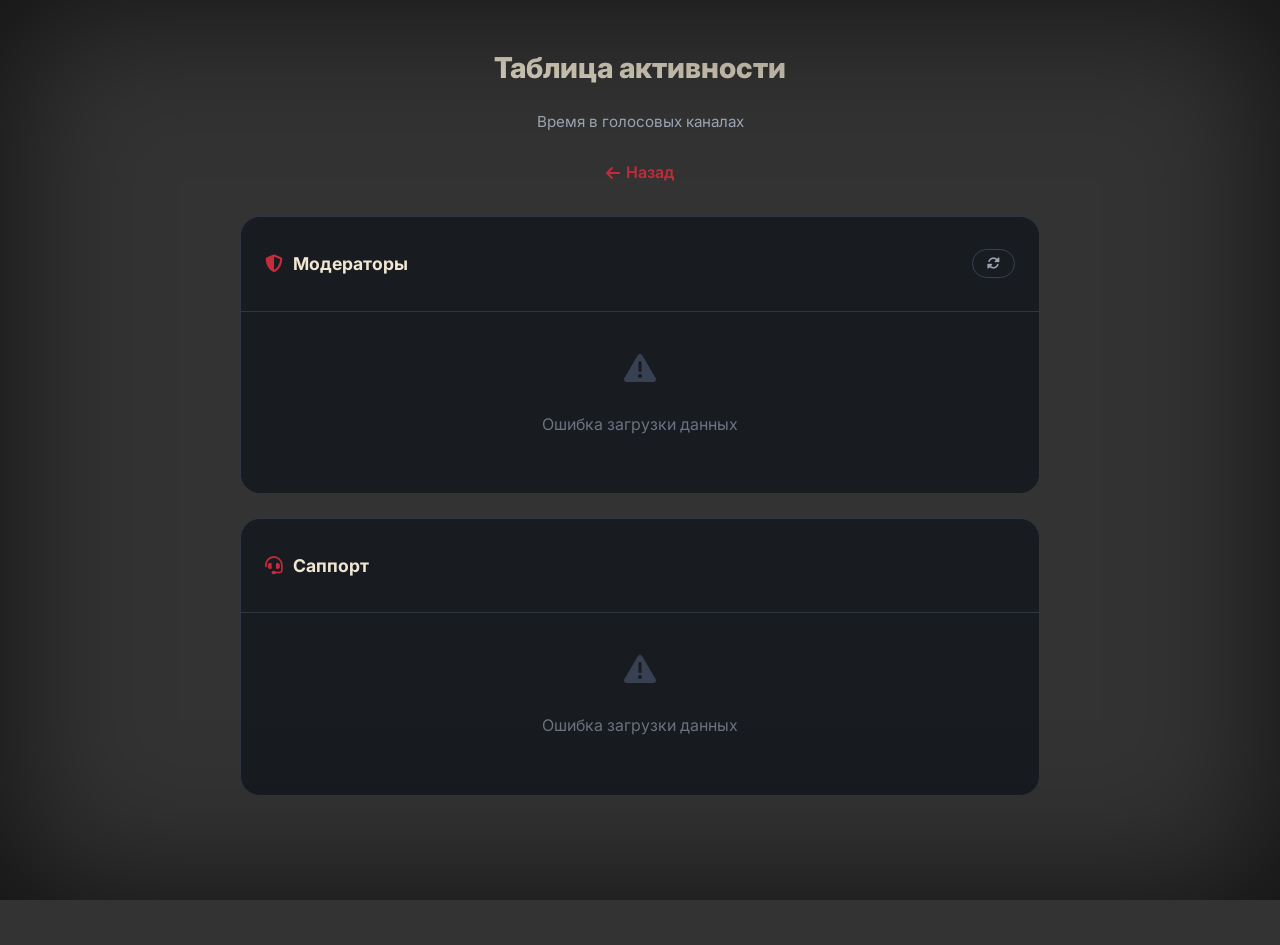
<file: activity.html>
<!DOCTYPE html>
<html lang="ru">
<head>
    <link rel="icon" type="image/png" href="https://imgur.com/a/rDALJQw">
    <meta charset="UTF-8">
    <meta name="viewport" content="width=device-width, initial-scale=1.0">
    <title>Активность · RealMord</title>
    <link rel="preconnect" href="https://fonts.googleapis.com">
    <link rel="preconnect" href="https://fonts.gstatic.com" crossorigin>
    <link href="https://fonts.googleapis.com/css2?family=Inter:opsz,wght@14..32,400;14..32,600;14..32,800&display=swap" rel="stylesheet">
    <link rel="stylesheet" href="https://cdnjs.cloudflare.com/ajax/libs/font-awesome/6.0.0-beta3/css/all.min.css">
    <link rel="stylesheet" href="style.css">
    <style>
        body {
            padding-left: 0;
            background: linear-gradient(0deg, rgba(0,0,0,0.8), rgba(0,0,0,0.8)),
                        url('https://imgur.com/2ldxH8z') center/cover fixed;
        }
        .activity-page {
            max-width: 800px;
            margin: 5vh auto;
            padding: 0 20px;
        }
        .activity-header {
            text-align: center;
            margin-bottom: 30px;
        }
        .activity-header h1 {
            font-size: 1.8rem;
            font-weight: 800;
            background: linear-gradient(135deg, #f0e6d2, #c0b9a8);
            -webkit-background-clip: text;
            -webkit-text-fill-color: transparent;
        }
        .activity-header p {
            color: #a0a8b7;
            font-size: 0.95rem;
            margin-top: 8px;
        }
        .activity-header .back-link {
            display: inline-flex;
            align-items: center;
            gap: 6px;
            color: #c52b3a;
            text-decoration: none;
            font-weight: 600;
            margin-top: 10px;
            transition: color 0.2s;
        }
        .activity-header .back-link:hover {
            color: #a8222e;
        }
        body.light-theme .activity-header h1 {
            background: linear-gradient(135deg, #2c3e50, #4a5a6a);
            -webkit-background-clip: text;
            -webkit-text-fill-color: transparent;
        }
        .stats-card {
            background: rgba(21, 24, 30, 0.85);
            backdrop-filter: blur(8px);
            border-radius: 20px;
            border: 1px solid #2f3542;
            margin-bottom: 24px;
            overflow: hidden;
            animation: fadeUp 0.6s ease forwards;
        }
        body.light-theme .stats-card {
            background: rgba(255, 255, 255, 0.9);
            border-color: #e2e8f0;
        }
        .stats-card-header {
            padding: 18px 24px;
            border-bottom: 1px solid #2f3542;
            display: flex;
            align-items: center;
            justify-content: space-between;
        }
        body.light-theme .stats-card-header {
            border-bottom-color: #e2e8f0;
        }
        .stats-card-header h2 {
            font-size: 1.1rem;
            font-weight: 700;
            color: #f0e6d2;
            display: flex;
            align-items: center;
            gap: 10px;
        }
        body.light-theme .stats-card-header h2 {
            color: #2c3e50;
        }
        .stats-card-header h2 i {
            color: #c52b3a;
        }
        .stats-date {
            color: #6b7280;
            font-size: 0.85rem;
        }
        .stats-table {
            width: 100%;
            border-collapse: collapse;
        }
        .stats-table th {
            padding: 12px 24px;
            text-align: left;
            font-size: 0.75rem;
            font-weight: 600;
            color: #6b7280;
            text-transform: uppercase;
            letter-spacing: 0.5px;
            border-bottom: 1px solid #2f3542;
        }
        body.light-theme .stats-table th {
            border-bottom-color: #e2e8f0;
            color: #94a3b8;
        }
        .stats-table td {
            padding: 14px 24px;
            border-bottom: 1px solid #1f232e;
        }
        body.light-theme .stats-table td {
            border-bottom-color: #f1f5f9;
        }
        .stats-table tr:last-child td {
            border-bottom: none;
        }
        .stats-table tr:hover td {
            background: rgba(197, 43, 58, 0.04);
        }
        body.light-theme .stats-table tr:hover td {
            background: rgba(197, 43, 58, 0.02);
        }
        .user-cell {
            display: flex;
            align-items: center;
            gap: 12px;
        }
        .user-avatar {
            width: 32px;
            height: 32px;
            border-radius: 50%;
            border: 2px solid #2f3542;
        }
        body.light-theme .user-avatar {
            border-color: #e2e8f0;
        }
        .user-name {
            font-weight: 600;
            color: #e5e5e5;
            font-size: 0.9rem;
        }
        body.light-theme .user-name {
            color: #1e2a3a;
        }
        .time-value {
            font-weight: 700;
            font-size: 0.95rem;
        }
        .time-above {
            color: #4ade80;
        }
        .time-below {
            color: #f87171;
        }
        .status-badge {
            display: inline-flex;
            align-items: center;
            gap: 5px;
            padding: 4px 10px;
            border-radius: 20px;
            font-size: 0.75rem;
            font-weight: 600;
        }
        .badge-ok {
            background: rgba(74, 222, 128, 0.12);
            color: #4ade80;
        }
        .badge-fail {
            background: rgba(248, 113, 113, 0.12);
            color: #f87171;
        }
        body.light-theme .badge-ok {
            background: rgba(34, 197, 94, 0.1);
            color: #16a34a;
        }
        body.light-theme .badge-fail {
            background: rgba(239, 68, 68, 0.1);
            color: #dc2626;
        }
        .stats-summary {
            display: flex;
            gap: 16px;
            padding: 18px 24px;
            border-top: 1px solid #2f3542;
        }
        body.light-theme .stats-summary {
            border-top-color: #e2e8f0;
        }
        .summary-item {
            display: flex;
            align-items: center;
            gap: 8px;
            font-size: 0.85rem;
        }
        .summary-dot {
            width: 8px;
            height: 8px;
            border-radius: 50%;
        }
        .dot-green {
            background: #4ade80;
            box-shadow: 0 0 6px rgba(74, 222, 128, 0.4);
        }
        .dot-red {
            background: #f87171;
            box-shadow: 0 0 6px rgba(248, 113, 113, 0.4);
        }
        .summary-label {
            color: #9ca3af;
        }
        .summary-count {
            font-weight: 700;
            color: #e5e5e5;
        }
        body.light-theme .summary-count {
            color: #1e2a3a;
        }
        .empty-state {
            text-align: center;
            padding: 40px 24px;
            color: #6b7280;
        }
        .empty-state i {
            font-size: 2rem;
            margin-bottom: 12px;
            color: #374151;
        }
        body.light-theme .empty-state i {
            color: #9ca3af;
        }
        .refresh-btn {
            background: none;
            border: 1px solid #374151;
            color: #9ca3af;
            padding: 6px 14px;
            border-radius: 20px;
            font-size: 0.8rem;
            cursor: pointer;
            transition: all 0.2s;
            font-family: inherit;
        }
        body.light-theme .refresh-btn {
            border-color: #d0d7e0;
            color: #64748b;
        }
        .refresh-btn:hover {
            border-color: #c52b3a;
            color: #c52b3a;
        }
    </style>
</head>
<body>
    <div class="activity-page">
        <div class="activity-header">
            <h1>Таблица активности</h1>
            <p>Время в голосовых каналах</p>
            <a href="rules.html" class="back-link"><i class="fas fa-arrow-left"></i> Назад</a>
        </div>

        <div id="mod-card" class="stats-card" style="animation-delay: 0.2s;">
            <div class="stats-card-header">
                <h2><i class="fas fa-shield"></i> Модераторы</h2>
                <div>
                    <span class="stats-date" id="mod-date"></span>
                    <button class="refresh-btn" onclick="loadData()"><i class="fas fa-sync-alt"></i></button>
                </div>
            </div>
            <div id="mod-table"></div>
        </div>

        <div id="support-card" class="stats-card" style="animation-delay: 0.4s;">
            <div class="stats-card-header">
                <h2><i class="fas fa-headset"></i> Саппорт</h2>
                <span class="stats-date" id="support-date"></span>
            </div>
            <div id="support-table"></div>
        </div>
    </div>

    <script>
        const API_URL = 'https://rez-bot-r5uh.onrender.com/api/voice';
        const NORM_MS = 2 * 60 * 60 * 1000;

        function formatTime(ms) {
            const totalMin = Math.floor(ms / 60000);
            const hours = Math.floor(totalMin / 60);
            const minutes = totalMin % 60;
            return `${hours}h ${minutes}m`;
        }

        function renderTable(containerId, data) {
            const el = document.getElementById(containerId);
            if (!data || data.length === 0) {
                el.innerHTML = '<div class="empty-state"><i class="fas fa-user-slash"></i><p>Нет данных за сегодня</p></div>';
                return;
            }

            let html = '<table class="stats-table"><thead><tr><th>#</th><th>Пользователь</th><th>Время</th><th>Статус</th></tr></thead><tbody>';
            data.forEach((u, i) => {
                const above = u.timeMs >= NORM_MS;
                html += `<tr>
                    <td style="color:#6b7280;font-weight:600;">${i + 1}</td>
                    <td><div class="user-cell"><img class="user-avatar" src="${u.avatar}" alt=""><span class="user-name">${u.username}</span></div></td>
                    <td><span class="time-value ${above ? 'time-above' : 'time-below'}">${formatTime(u.timeMs)}</span></td>
                    <td><span class="status-badge ${above ? 'badge-ok' : 'badge-fail'}"><i class="fas ${above ? 'fa-check' : 'fa-times'}"></i> ${above ? 'Норма' : 'Ниже нормы'}</span></td>
                </tr>`;
            });
            html += '</tbody></table>';

            const above = data.filter(u => u.timeMs >= NORM_MS).length;
            const below = data.length - above;
            html += `<div class="stats-summary">
                <div class="summary-item"><span class="summary-dot dot-green"></span><span class="summary-label">Выполняют норму:</span><span class="summary-count">${above}</span></div>
                <div class="summary-item"><span class="summary-dot dot-red"></span><span class="summary-label">Не выполняют:</span><span class="summary-count">${below}</span></div>
            </div>`;

            el.innerHTML = html;
        }

        async function loadData() {
            try {
                const res = await fetch(API_URL);
                const data = await res.json();

                document.getElementById('mod-date').textContent = data.date;
                document.getElementById('support-date').textContent = data.date;

                renderTable('mod-table', data.mods);
                renderTable('support-table', data.support);
            } catch {
                document.getElementById('mod-table').innerHTML = '<div class="empty-state"><i class="fas fa-exclamation-triangle"></i><p>Ошибка загрузки данных</p></div>';
                document.getElementById('support-table').innerHTML = '<div class="empty-state"><i class="fas fa-exclamation-triangle"></i><p>Ошибка загрузки данных</p></div>';
            }
        }

        loadData();
        setInterval(loadData, 60000);

        const savedTheme = localStorage.getItem('rezero-theme');
        if (savedTheme === 'light') {
            document.body.classList.add('light-theme');
        }
    </script>
</body>
</html>
</file>
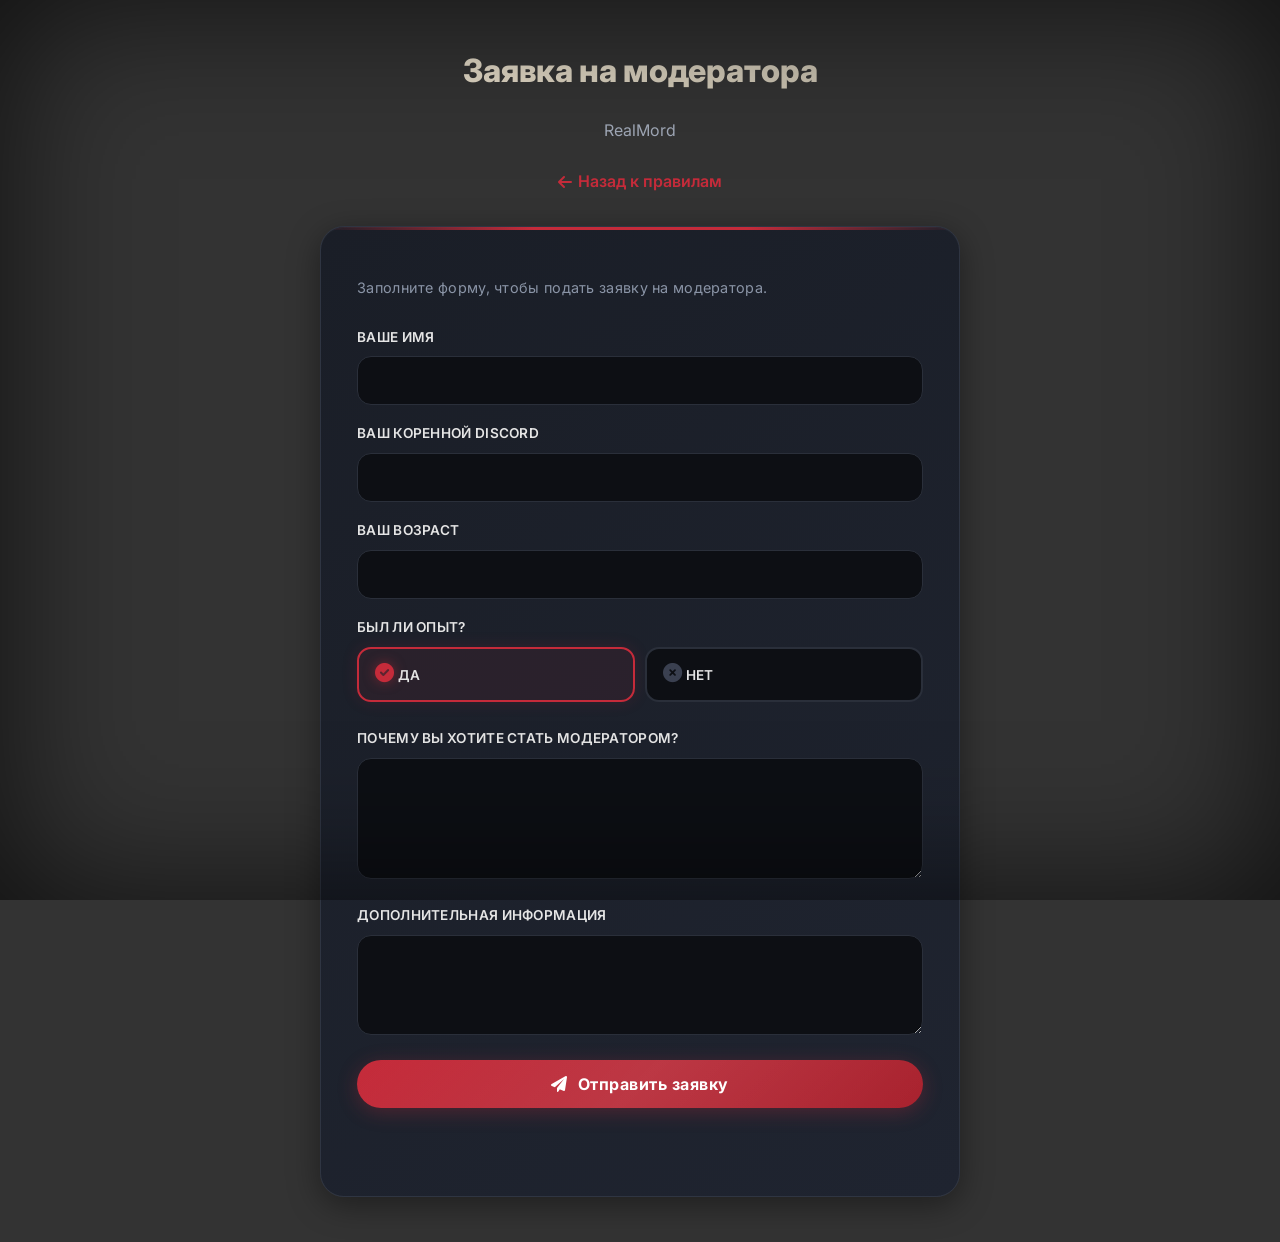
<file: apply.html>
<!DOCTYPE html>
<html lang="ru">
<head>
    <link rel="icon" type="image/png" href="https://imgur.com/a/rDALJQw‎">
    <meta charset="UTF-8">
    <meta name="viewport" content="width=device-width, initial-scale=1.0">
    <title>Заявки · RealMord</title>
    <link rel="preconnect" href="https://fonts.googleapis.com">
    <link rel="preconnect" href="https://fonts.gstatic.com" crossorigin>
    <link href="https://fonts.googleapis.com/css2?family=Inter:opsz,wght@14..32,400;14..32,600;14..32,800&display=swap" rel="stylesheet">
    <link rel="stylesheet" href="https://cdnjs.cloudflare.com/ajax/libs/font-awesome/6.0.0-beta3/css/all.min.css">
    <link rel="stylesheet" href="style.css">
    <style>
        body {
            padding-left: 0;
            background: linear-gradient(0deg, rgba(0,0,0,0.8), rgba(0,0,0,0.8)),
                        url('https://imgur.com/2ldxH8z') center/cover fixed;
        }
        .apply-page {
            max-width: 640px;
            margin: 5vh auto;
            padding: 0 20px;
        }
        .apply-header {
            text-align: center;
            margin-bottom: 30px;
        }
        .apply-header h1 {
            font-size: 2rem;
            font-weight: 800;
            background: linear-gradient(135deg, #f0e6d2, #c0b9a8);
            -webkit-background-clip: text;
            -webkit-text-fill-color: transparent;
        }
        .apply-header p {
            color: #a0a8b7;
            font-size: 1rem;
            margin-top: 8px;
        }
        .apply-header .back-link {
            display: inline-flex;
            align-items: center;
            gap: 6px;
            color: #c52b3a;
            text-decoration: none;
            font-weight: 600;
            margin-top: 10px;
            transition: color 0.2s;
        }
        .apply-header .back-link:hover {
            color: #a8222e;
        }
        .form-container {
            animation: fadeUp 0.6s ease forwards;
        }
        .form-group .error-msg {
            color: #f87171;
            font-size: 0.85rem;
            margin-top: 4px;
            display: none;
        }
        .form-group input.error,
        .form-group textarea.error {
            border-color: #f87171;
            box-shadow: 0 0 0 3px rgba(248, 113, 113, 0.2);
        }
        body.light-theme .form-group input.error,
        body.light-theme .form-group textarea.error {
            border-color: #dc2626;
            box-shadow: 0 0 0 3px rgba(220, 38, 38, 0.15);
        }
        body.light-theme .apply-header h1 {
            background: linear-gradient(135deg, #2c3e50, #4a5a6a);
            -webkit-background-clip: text;
            -webkit-text-fill-color: transparent;
        }
    </style>
</head>
<body>
    <div class="apply-page">
        <div class="apply-header">
            <h1 id="form-title">Заявка на модератора</h1>
            <p>RealMord</p>
            <a href="rules.html" class="back-link"><i class="fas fa-arrow-left"></i> Назад к правилам</a>
        </div>

        <div class="form-container">
            <p class="form-desc" id="form-desc">Заполните форму, чтобы подать заявку.</p>
            <form id="mod-apply-form">
                <input type="hidden" id="apply-role" value="moderator">
                <div class="form-group">
                    <label for="apply-nick">Ваше имя</label>
                    <input type="text" id="apply-nick">
                </div>
                <div class="form-group">
                    <label for="apply-discord">Ваш коренной Discord</label>
                    <input type="text" id="apply-discord">
                </div>
                <div class="form-group">
                    <label for="apply-age">Ваш возраст</label>
                    <input type="number" id="apply-age" min="13">
                </div>
                <div class="form-group">
                    <label>Был ли опыт?</label>
                    <div class="exp-selector">
                        <label class="exp-option selected" data-exp="yes">
                            <input type="radio" name="apply-exp" value="Да" checked hidden>
                            <i class="fas fa-check-circle"></i>
                            <span>Да</span>
                        </label>
                        <label class="exp-option" data-exp="no">
                            <input type="radio" name="apply-exp" value="Нет" hidden>
                            <i class="fas fa-times-circle"></i>
                            <span>Нет</span>
                        </label>
                    </div>
                </div>
                <div class="form-group">
                    <label for="apply-reason" id="reason-label">Почему вы хотите стать модератором?</label>
                    <textarea id="apply-reason" rows="4"></textarea>
                </div>
                <div class="form-group">
                    <label for="apply-extra">Дополнительная информация</label>
                    <textarea id="apply-extra" rows="3"></textarea>
                </div>
                <button type="submit" class="form-submit" id="apply-submit-btn">
                    <i class="fas fa-paper-plane"></i> Отправить заявку
                </button>
                <p class="form-status" id="apply-status"></p>
            </form>
        </div>
    </div>

    <script>
        (function() {
            const API_URL = 'https://rez-bot-r5uh.onrender.com/apply';

            const form = document.getElementById('mod-apply-form');
            const statusEl = document.getElementById('apply-status');
            const submitBtn = document.getElementById('apply-submit-btn');
            const formTitle = document.getElementById('form-title');
            const formDesc = document.getElementById('form-desc');
            const reasonLabel = document.getElementById('reason-label');

            const roleLabels = {
                moderator: { title: 'Заявка на модератора', desc: 'Заполните форму, чтобы подать заявку на модератора.', reason: 'Почему вы хотите стать модератором?', webhookTitle: 'Новая заявка на модератора' },
                support: { title: 'Заявка в сапорт', desc: 'Заполните форму, чтобы подать заявку в сапорт.', reason: 'Почему вы хотите стать сапортом?', webhookTitle: 'Новая заявка в сапорт' },
                curator: { title: 'Заявка на ассистента куратора', desc: 'Заполните форму, чтобы подать заявку на ассистента куратора.', reason: 'Почему вы хотите стать ассистентом куратора?', webhookTitle: 'Новая заявка на ассистента куратора' }
            };

            const urlParams = new URLSearchParams(window.location.search);
            const roleKey = urlParams.get('role') && roleLabels[urlParams.get('role')] ? urlParams.get('role') : 'moderator';
            document.getElementById('apply-role').value = roleKey;
            const roleInfo = roleLabels[roleKey];
            formTitle.textContent = roleInfo.title;
            formDesc.textContent = roleInfo.desc;
            reasonLabel.textContent = roleInfo.reason;

            document.querySelectorAll('.exp-option').forEach(opt => {
                opt.addEventListener('click', () => {
                    document.querySelectorAll('.exp-option').forEach(o => o.classList.remove('selected'));
                    opt.classList.add('selected');
                });
            });

            if (form) {
                form.addEventListener('submit', async (e) => {
                    e.preventDefault();

                    const nick = document.getElementById('apply-nick').value.trim();
                    const discord = document.getElementById('apply-discord').value.trim();
                    const age = document.getElementById('apply-age').value;
                    const expEl = document.querySelector('.exp-option.selected input');
                    const exp = expEl ? expEl.value : '—';
                    const reason = document.getElementById('apply-reason').value.trim();
                    const extra = document.getElementById('apply-extra').value.trim();

                    submitBtn.disabled = true;
                    submitBtn.innerHTML = '<i class="fas fa-spinner fa-spin"></i> Отправка...';
                    statusEl.textContent = '';

                    try {
                        const res = await fetch(API_URL, {
                            method: 'POST',
                            headers: { 'Content-Type': 'application/json' },
                            body: JSON.stringify({ role: roleKey, name: nick, discord, age, experience: exp, reason, extra })
                        });
                        const data = await res.json();
                        if (data.ok) {
                            statusEl.style.color = '#4ade80';
                            statusEl.textContent = 'Заявка отправлена! Администрация рассмотрит её в ближайшее время.';
                            form.reset();
                            document.querySelectorAll('.exp-option').forEach(o => o.classList.remove('selected'));
                            document.querySelector('.exp-option[data-exp="yes"]').classList.add('selected');
                        } else {
                            throw new Error(data.error || 'Ошибка сервера');
                        }
                    } catch {
                        statusEl.style.color = '#f87171';
                        statusEl.textContent = 'Ошибка отправки. Попробуй позже или напиши администратору.';
                    } finally {
                        submitBtn.disabled = false;
                        submitBtn.innerHTML = '<i class="fas fa-paper-plane"></i> Отправить заявку';
                    }
                });
            }

            const savedTheme = localStorage.getItem('rezero-theme');
            if (savedTheme === 'light') {
                document.body.classList.add('light-theme');
            }
        })();
    </script>
</body>
</html>
</file>
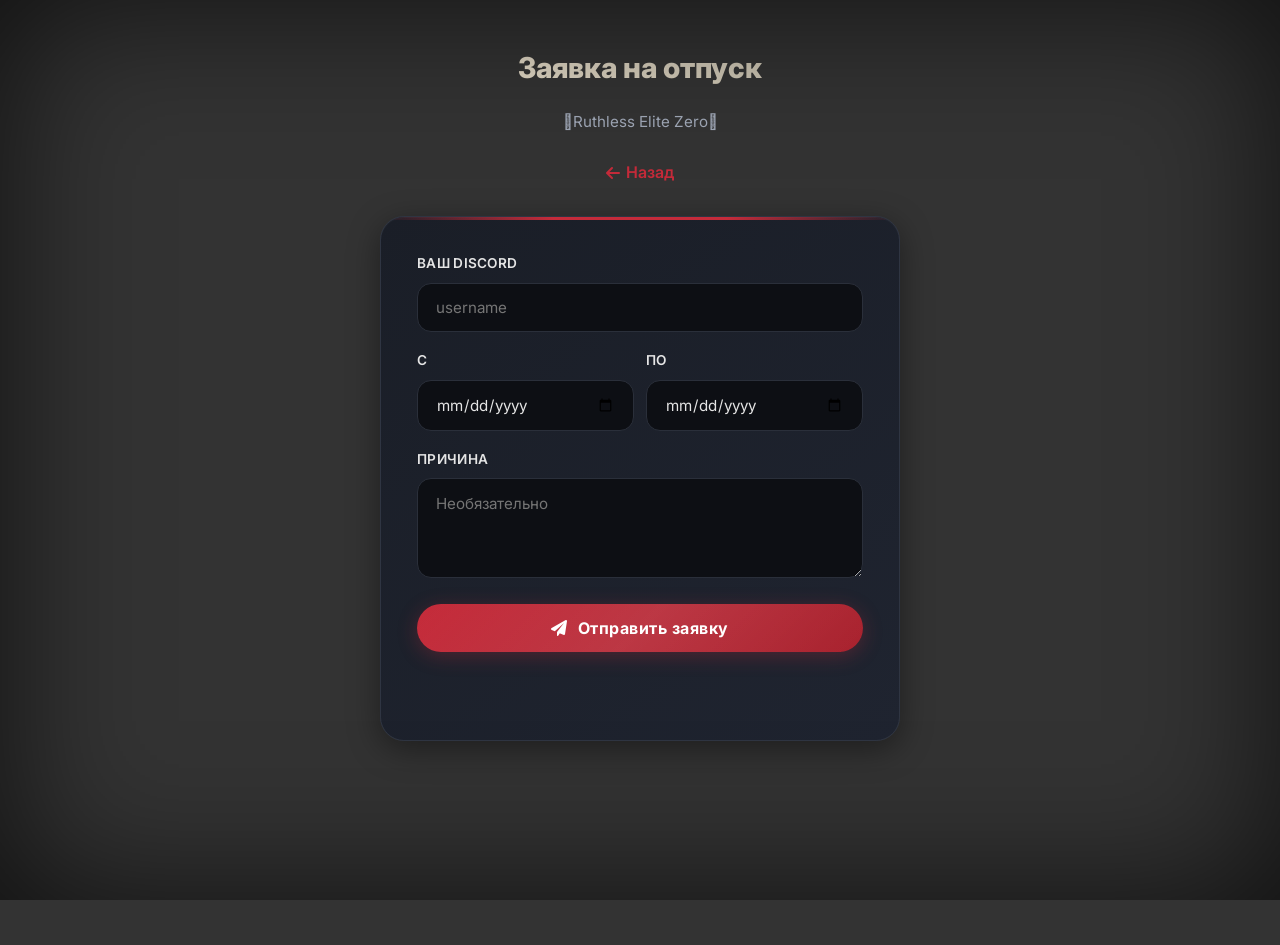
<file: vacation.html>
<!DOCTYPE html>
<html lang="ru">
<head>
    <link rel="icon" type="image/png" href="https://imgur.com/a/rDALJQw">
    <meta charset="UTF-8">
    <meta name="viewport" content="width=device-width, initial-scale=1.0">
    <title>Отпуск · RealMord</title>
    <link rel="preconnect" href="https://fonts.googleapis.com">
    <link rel="preconnect" href="https://fonts.gstatic.com" crossorigin>
    <link href="https://fonts.googleapis.com/css2?family=Inter:opsz,wght@14..32,400;14..32,600;14..32,800&display=swap" rel="stylesheet">
    <link rel="stylesheet" href="https://cdnjs.cloudflare.com/ajax/libs/font-awesome/6.0.0-beta3/css/all.min.css">
    <link rel="stylesheet" href="style.css">
    <style>
        body {
            padding-left: 0;
            background: linear-gradient(0deg, rgba(0,0,0,0.8), rgba(0,0,0,0.8)),
                        url('https://i.imgur.com/iZ6Qsf4.png') center/cover fixed;
        }
        .apply-page {
            max-width: 520px;
            margin: 5vh auto;
            padding: 0 20px;
        }
        .apply-header {
            text-align: center;
            margin-bottom: 30px;
        }
        .apply-header h1 {
            font-size: 1.8rem;
            font-weight: 800;
            background: linear-gradient(135deg, #f0e6d2, #c0b9a8);
            -webkit-background-clip: text;
            -webkit-text-fill-color: transparent;
        }
        .apply-header p {
            color: #a0a8b7;
            font-size: 0.95rem;
            margin-top: 8px;
        }
        .apply-header .back-link {
            display: inline-flex;
            align-items: center;
            gap: 6px;
            color: #c52b3a;
            text-decoration: none;
            font-weight: 600;
            margin-top: 10px;
            transition: color 0.2s;
        }
        .apply-header .back-link:hover {
            color: #a8222e;
        }
        .form-container {
            animation: fadeUp 0.6s ease forwards;
        }
        .form-group .error-msg {
            color: #f87171;
            font-size: 0.85rem;
            margin-top: 4px;
            display: none;
        }
        .form-group input.error,
        .form-group textarea.error {
            border-color: #f87171;
            box-shadow: 0 0 0 3px rgba(248, 113, 113, 0.2);
        }
        body.light-theme .form-group input.error,
        body.light-theme .form-group textarea.error {
            border-color: #dc2626;
            box-shadow: 0 0 0 3px rgba(220, 38, 38, 0.15);
        }
        body.light-theme .apply-header h1 {
            background: linear-gradient(135deg, #2c3e50, #4a5a6a);
            -webkit-background-clip: text;
            -webkit-text-fill-color: transparent;
        }
        .date-row {
            display: flex;
            gap: 12px;
        }
        .date-row .form-group {
            flex: 1;
        }
    </style>
</head>
<body>
    <div class="apply-page">
        <div class="apply-header">
            <h1>Заявка на отпуск</h1>
            <p>𖤐Ruthless Elite Zero𖤐</p>
            <a href="rules.html" class="back-link"><i class="fas fa-arrow-left"></i> Назад</a>
        </div>

        <div class="form-container">
            <form id="vacation-form">
                <div class="form-group">
                    <label for="vac-discord">Ваш Discord</label>
                    <input type="text" id="vac-discord" placeholder="username" required>
                </div>
                <div class="date-row">
                    <div class="form-group">
                        <label for="vac-from">С</label>
                        <input type="date" id="vac-from" required>
                    </div>
                    <div class="form-group">
                        <label for="vac-to">По</label>
                        <input type="date" id="vac-to" required>
                    </div>
                </div>
                <div class="form-group">
                    <label for="vac-reason">Причина</label>
                    <textarea id="vac-reason" rows="3" placeholder="Необязательно"></textarea>
                </div>
                <button type="submit" class="form-submit" id="vac-submit-btn">
                    <i class="fas fa-paper-plane"></i> Отправить заявку
                </button>
                <p class="form-status" id="vac-status"></p>
            </form>
        </div>
    </div>

    <script>
        (function() {
            const API_URL = 'https://rez-bot-r5uh.onrender.com/vacation';
            const form = document.getElementById('vacation-form');
            const statusEl = document.getElementById('vac-status');
            const submitBtn = document.getElementById('vac-submit-btn');

            if (form) {
                form.addEventListener('submit', async (e) => {
                    e.preventDefault();

                    const discord = document.getElementById('vac-discord').value.trim();
                    const dateFrom = document.getElementById('vac-from').value;
                    const dateTo = document.getElementById('vac-to').value;
                    const reason = document.getElementById('vac-reason').value.trim();

                    if (!discord || !dateFrom || !dateTo) {
                        statusEl.style.color = '#f87171';
                        statusEl.textContent = 'Заполните все обязательные поля.';
                        return;
                    }

                    if (new Date(dateTo) < new Date(dateFrom)) {
                        statusEl.style.color = '#f87171';
                        statusEl.textContent = 'Дата окончания не может быть раньше начала.';
                        return;
                    }

                    submitBtn.disabled = true;
                    submitBtn.innerHTML = '<i class="fas fa-spinner fa-spin"></i> Отправка...';
                    statusEl.textContent = '';

                    try {
                        const res = await fetch(API_URL, {
                            method: 'POST',
                            headers: { 'Content-Type': 'application/json' },
                            body: JSON.stringify({ discord, dateFrom, dateTo, reason })
                        });
                        const data = await res.json();
                        if (data.ok) {
                            statusEl.style.color = '#4ade80';
                            statusEl.textContent = 'Заявка отправлена! Администрация рассмотрит её.';
                            form.reset();
                        } else {
                            throw new Error(data.error || 'Ошибка сервера');
                        }
                    } catch {
                        statusEl.style.color = '#f87171';
                        statusEl.textContent = 'Ошибка отправки. Попробуй позже.';
                    } finally {
                        submitBtn.disabled = false;
                        submitBtn.innerHTML = '<i class="fas fa-paper-plane"></i> Отправить заявку';
                    }
                });
            }

            const savedTheme = localStorage.getItem('rezero-theme');
            if (savedTheme === 'light') {
                document.body.classList.add('light-theme');
            }
        })();
    </script>
</body>
</html>
</file>
<file: style.css>
html {
    scroll-behavior: smooth;
    scroll-padding-top: 30px;
}
html, body {
    margin: 0;
    padding: 0;
}
body {
    scroll-behavior: smooth;
    background: linear-gradient(0deg, rgba(0,0,0,0.7), rgba(0,0,0,0.7)),
                url('https://imgur.com/sFnCmCG') center/cover fixed;
    font-family: 'Inter', sans-serif;
    color: #e5e5e5;
    line-height: 1.6;
    transition: background 0.3s, color 0.2s;
    padding-left: 80px;
    min-height: 100vh;
    position: relative;
}
body::before {
    content: '';
    position: fixed;
    top: 0;
    left: 0;
    width: 100%;
    height: 100%;
    box-shadow: inset 0 0 150px rgba(0,0,0,0.7);
    pointer-events: none;
    z-index: 1;
}

/* ========== БОКОВАЯ ПАНЕЛЬ ========== */
.side-nav {
    position: fixed;
    left: 0;
    top: 0;
    width: 70px;
    height: 100vh;
    background: rgba(30, 34, 43, 0.95);
    backdrop-filter: blur(8px);
    border-right: 1px solid #2a2f3a;
    transition: width 0.3s ease;
    z-index: 1000;
    overflow-y: auto;
    overflow-x: hidden;
    white-space: nowrap;
    box-shadow: 2px 0 12px rgba(0,0,0,0.3);
}
.side-nav:hover {
    width: 240px;
}
.side-nav ul {
    list-style: none;
    padding: 20px 0;
    margin: 0;
    display: flex;
    flex-direction: column;
    gap: 8px;
}
.side-nav li {
    width: 100%;
}
.side-nav a {
    display: flex;
    align-items: center;
    gap: 16px;
    padding: 10px 16px;
    color: #b9c2d4;
    text-decoration: none;
    font-weight: 500;
    font-size: 0.95rem;
    transition: all 0.2s;
    border-radius: 0 24px 24px 0;
    white-space: nowrap;
}
.side-nav a i {
    width: 24px;
    text-align: center;
    font-size: 1.2rem;
    color: #c52b3a;
}
.side-nav a span {
    opacity: 0;
    transition: opacity 0.2s;
}
.side-nav:hover a span {
    opacity: 1;
}
.side-nav a:hover {
    background: #c52b3a20;
    color: #ffffff;
    border-left: 3px solid #c52b3a;
}

/* ===== ПОДМЕНЮ ЗАЯВОК ===== */
.side-nav .has-submenu {
    position: relative;
}
.side-nav .submenu {
    list-style: none;
    padding: 0;
    margin: 0;
    display: flex;
    flex-direction: column;
    gap: 2px;
    max-height: 0;
    overflow: hidden;
    transition: max-height 0.3s ease;
}
.side-nav:hover .has-submenu:hover .submenu {
    max-height: 200px;
}
.side-nav .submenu a {
    padding: 6px 16px 6px 56px;
    font-size: 0.85rem;
    border-left: 2px solid transparent;
}
.side-nav .submenu a i {
    width: 26px;
    height: 26px;
    display: flex;
    align-items: center;
    justify-content: center;
    font-size: 0.85rem;
    color: #c52b3a;
    background: rgba(197, 43, 58, 0.12);
    border-radius: 8px;
    flex-shrink: 0;
    transition: all 0.2s;
}
.side-nav .submenu a:hover i {
    background: #c52b3a;
    color: #fff;
    box-shadow: 0 0 12px rgba(197, 43, 58, 0.5);
}
.side-nav .submenu a span {
    display: inline !important;
    opacity: 1 !important;
    font-size: 0.85rem;
}
.side-nav .submenu a:hover {
    background: #c52b3a15;
    border-left-color: #c52b3a;
}
body.light-theme .side-nav .submenu a i {
    background: rgba(197, 43, 58, 0.08);
}
body.light-theme .side-nav .submenu a:hover i {
    background: #c52b3a;
    color: #fff;
}
.side-nav .has-submenu > a::after {
    content: '\f0da';
    font-family: 'Font Awesome 6 Free';
    font-weight: 900;
    margin-left: auto;
    margin-right: 8px;
    color: #5a6478;
    font-size: 0.8rem;
    transition: transform 0.3s;
}
.side-nav:hover .has-submenu:hover > a::after {
    transform: rotate(90deg);
}

/* ===== ОСНОВНОЙ КОНТЕЙНЕР С ПЛАВНЫМ СВЕЧЕНИЕМ ===== */
.container {
    position: relative;
    z-index: 2;
    max-width: 1000px;
    width: calc(100% - 40px);
    margin: 5vh auto;
    background: rgba(21, 24, 30, 0.85);
    backdrop-filter: blur(8px);
    border-radius: 32px;
    overflow: hidden;
    padding: 40px 35px;
    transition: background 0.3s, box-shadow 0.3s;
    opacity: 0;
    transform: translateY(20px);
    animation: appearContent 3s forwards;
    box-shadow: 0 0 8px 2px rgba(197, 43, 58, 0.5),
                0 20px 40px rgba(0, 0, 0, 0.6),
                0 0 0 1px rgba(197, 43, 58, 0.3);
    animation: appearContent 3s forwards, subtleGlow 3s infinite ease-in-out;
}
@keyframes subtleGlow {
    0% {
        box-shadow: 0 0 6px 2px rgba(197, 43, 58, 0.4),
                    0 20px 40px rgba(0, 0, 0, 0.6),
                    0 0 0 1px rgba(197, 43, 58, 0.3);
    }
    50% {
        box-shadow: 0 0 12px 3px rgba(197, 43, 58, 0.7),
                    0 20px 40px rgba(0, 0, 0, 0.6),
                    0 0 0 1px rgba(197, 43, 58, 0.4);
    }
    100% {
        box-shadow: 0 0 6px 2px rgba(197, 43, 58, 0.4),
                    0 20px 40px rgba(0, 0, 0, 0.6),
                    0 0 0 1px rgba(197, 43, 58, 0.3);
    }
}
@keyframes appearContent {
    0% { opacity: 0; transform: translateY(20px); }
    80% { opacity: 0; transform: translateY(20px); }
    100% { opacity: 1; transform: translateY(0); }
}

/* ===== УЛУЧШЕННАЯ ЗАСТАВКА ===== */
.splash {
    position: fixed;
    top: 0;
    left: 0;
    width: 100%;
    height: 100%;
    background: linear-gradient(0deg, rgba(0,0,0,0.7), rgba(0,0,0,0.7)),
                url('https://i.imgur.com/SeeuWDt.jpeg') center/cover fixed;
    z-index: 2000;
    display: flex;
    align-items: center;
    justify-content: center;
    flex-direction: column;
    opacity: 1;
    visibility: visible;
    animation: fadeOutSplash 3s forwards;
    overflow: hidden;
}
.splash-ring {
    position: absolute;
    width: 280px;
    height: 280px;
    border: 3px solid rgba(197, 43, 58, 0.6);
    border-radius: 50%;
    box-shadow: 0 0 20px rgba(197, 43, 58, 0.5);
    animation: spin 8s linear infinite;
}
.splash-ring-2 {
    position: absolute;
    width: 320px;
    height: 320px;
    border: 2px solid rgba(255, 255, 255, 0.3);
    border-radius: 50%;
    border-top-color: #c52b3a;
    border-right-color: transparent;
    animation: spin 6s linear reverse infinite;
}
.sparkles {
    position: absolute;
    width: 100%;
    height: 100%;
    pointer-events: none;
}
.sparkle {
    position: absolute;
    width: 4px;
    height: 4px;
    background: radial-gradient(circle, #ff6a6a, #c52b3a);
    border-radius: 50%;
    box-shadow: 0 0 8px #ff4d4d;
    opacity: 0;
    animation: sparkle 1.8s infinite ease-in-out;
    animation-delay: calc(var(--i) * 0.3s);
    top: calc(50% + sin(var(--i) * 60deg) * 150px);
    left: calc(50% + cos(var(--i) * 60deg) * 150px);
}
@keyframes sparkle {
    0% { opacity: 0; transform: scale(0.8); }
    50% { opacity: 1; transform: scale(1.2); }
    100% { opacity: 0; transform: scale(0.6); }
}
.splash-icon {
    width: 220px;
    height: 220px;
    background: rgba(30, 34, 43, 0.85);
    backdrop-filter: blur(12px);
    border-radius: 50%;
    display: flex;
    align-items: center;
    justify-content: center;
    border: 4px solid #c52b3a;
    box-shadow: 0 0 40px rgba(197, 43, 58, 0.6);
    font-size: 100px;
    font-weight: 800;
    font-family: 'Inter', sans-serif;
    color: #c52b3a;
    text-shadow: 0 0 20px rgba(197,43,58,0.5);
    animation: pulseGlow 1.2s ease-out forwards, float 3s ease-in-out infinite;
    position: relative;
    z-index: 2;
}
.splash-sub {
    margin-top: 20px;
    font-size: 1.8rem;
    font-weight: 600;
    letter-spacing: 2px;
    color: #e5e5e5;
    text-shadow: 0 0 10px rgba(197, 43, 58, 0.5);
    opacity: 0;
    animation: fadeInOut 2s ease-in-out forwards;
    z-index: 2;
}
.splash-text {
    margin-top: 20px;
    text-align: center;
    z-index: 2;
    opacity: 0;
    animation: fadeInText 2s 0.8s forwards;
}
.clan-slogan {
    display: block;
    font-size: 1.4rem;
    font-weight: 500;
    letter-spacing: 2px;
    color: #f0e6d2;
    text-shadow: 0 0 15px rgba(197, 43, 58, 0.8);
    background: linear-gradient(135deg, #fff5e6, #c52b3a);
    -webkit-background-clip: text;
    -webkit-text-fill-color: transparent;
    margin-bottom: 8px;
}
.clan-tagline {
    display: block;
    font-size: 1rem;
    color: #b9c2d4;
    letter-spacing: 1px;
    border-top: 1px solid rgba(197, 43, 58, 0.5);
    display: inline-block;
    padding-top: 8px;
    margin-top: 5px;
    animation: softPulse 2s infinite;
}
@keyframes spin {
    from { transform: rotate(0deg); }
    to { transform: rotate(360deg); }
}
@keyframes pulseGlow {
    0% {
        opacity: 0;
        transform: scale(0.8);
        box-shadow: 0 0 0 rgba(197,43,58,0);
    }
    50% {
        opacity: 1;
        transform: scale(1.1);
        box-shadow: 0 0 60px rgba(197,43,58,0.8);
    }
    100% {
        opacity: 1;
        transform: scale(1);
        box-shadow: 0 0 30px rgba(197,43,58,0.5);
    }
}
@keyframes float {
    0% { transform: translateY(0px); }
    50% { transform: translateY(-8px); }
    100% { transform: translateY(0px); }
}
@keyframes fadeInOut {
    0% { opacity: 0; transform: translateY(10px); }
    20% { opacity: 1; transform: translateY(0); }
    80% { opacity: 1; transform: translateY(0); }
    100% { opacity: 0; transform: translateY(-10px); }
}
@keyframes fadeOutSplash {
    0% { opacity: 1; visibility: visible; }
    80% { opacity: 1; visibility: visible; }
    100% { opacity: 0; visibility: hidden; }
}
@keyframes fadeInText {
    0% { opacity: 0; transform: translateY(15px); }
    100% { opacity: 1; transform: translateY(0); }
}
@keyframes softPulse {
    0% { opacity: 0.7; text-shadow: 0 0 0px rgba(197,43,58,0); }
    50% { opacity: 1; text-shadow: 0 0 8px rgba(197,43,58,0.6); }
    100% { opacity: 0.7; text-shadow: 0 0 0px rgba(197,43,58,0); }
}

.clan-icon {
    background: #1e2128;
    border-radius: 50%;
    width: 80px;
    height: 80px;
    display: flex;
    align-items: center;
    justify-content: center;
    font-size: 42px;
    font-weight: 800;
    color: #c52b3a;
    border: 3px solid #c52b3a;
    box-shadow: 0 0 15px rgba(197, 43, 58, 0.5);
    transition: box-shadow 0.3s;
    position: relative;
    overflow: hidden;
    line-height: 1;
    text-align: center;
}
.clan-icon:hover {
    box-shadow: 0 0 25px rgba(197, 43, 58, 0.9);
}
.clan-icon::after {
    content: '';
    position: absolute;
    top: -50%;
    left: -50%;
    width: 200%;
    height: 200%;
    background: linear-gradient(45deg, transparent, rgba(255,255,255,0.2), transparent);
    transform: rotate(45deg);
    animation: shine 3s infinite;
}
@keyframes shine {
    0% { transform: translateX(-100%) rotate(45deg); }
    100% { transform: translateX(100%) rotate(45deg); }
}
.clan-header {
    display: flex;
    align-items: center;
    gap: 20px;
    margin-bottom: 40px;
    border-bottom: 2px solid #9b1d2c;
    padding-bottom: 25px;
    flex-wrap: wrap;
    justify-content: space-between;
}
.clan-title {
    flex: 1;
}
.clan-title h1 {
    font-size: 2.5rem;
    font-weight: 800;
    letter-spacing: -0.5px;
    background: linear-gradient(135deg, #f0e6d2, #c0b9a8);
    -webkit-background-clip: text;
    -webkit-text-fill-color: transparent;
    line-height: 1.2;
}
.clan-title p {
    color: #a0a8b7;
    font-size: 1.1rem;
    display: flex;
    align-items: center;
    gap: 10px;
    margin-top: 8px;
}
.clan-title p i {
    color: #c52b3a;
}
.theme-switch-wrapper {
    display: flex;
    align-items: center;
}
.theme-toggle-btn {
    background: #2a2f3b;
    border: none;
    color: #e5e5e5;
    font-size: 1rem;
    font-weight: 600;
    padding: 8px 18px;
    border-radius: 40px;
    cursor: pointer;
    transition: all 0.2s;
    display: flex;
    align-items: center;
    gap: 8px;
    font-family: inherit;
    border: 1px solid #3d424f;
}
.theme-toggle-btn:hover {
    background: #c52b3a;
    color: white;
    border-color: #c52b3a;
}
@keyframes fadeUp {
    0% {
        opacity: 0;
        transform: translateY(20px);
    }
    100% {
        opacity: 1;
        transform: translateY(0);
    }
}
.rule-section,
.expiration-box,
.footer-note {
    animation: fadeUp 0.6s ease forwards;
    opacity: 0;
}
.rule-section:nth-child(1) { animation-delay: 0.2s; }
.rule-section:nth-child(2) { animation-delay: 0.3s; }
.rule-section:nth-child(3) { animation-delay: 0.4s; }
.rule-section:nth-child(4) { animation-delay: 0.5s; }
.rule-section:nth-child(5) { animation-delay: 0.6s; }
.rule-section:nth-child(6) { animation-delay: 0.7s; }
.rule-section:nth-child(7) { animation-delay: 0.8s; }
.rule-section:nth-child(8) { animation-delay: 0.9s; }
.rule-section:nth-child(9) { animation-delay: 1.0s; }
.rule-section:nth-child(10) { animation-delay: 1.1s; }
.rule-section:nth-child(11) { animation-delay: 1.2s; }

.expiration-box { animation-delay: 1.3s; }
.footer-note { animation-delay: 1.4s; }

.rule-section {
    margin-bottom: 45px;
    scroll-margin-top: 20px;
}
.section-header {
    display: flex;
    align-items: center;
    gap: 15px;
    margin-bottom: 25px;
    border-bottom: 1px solid #2f3542;
    padding-bottom: 10px;
}
.section-icon {
    width: 48px;
    height: 48px;
    background: #1e2128;
    border-radius: 18px;
    display: flex;
    align-items: center;
    justify-content: center;
    font-size: 24px;
    color: #c52b3a;
    border: 1px solid #3a4050;
}
.section-header h2 {
    font-size: 2rem;
    font-weight: 700;
    color: #f0e6d2;
}
.rules-list {
    list-style: none;
}
.rule-item {
    background: #1a1e27;
    margin-bottom: 12px;
    padding: 18px 25px;
    border-radius: 20px;
    border-left: 5px solid #2f3542;
    transition: 0.2s;
    box-shadow: 0 4px 12px rgba(0,0,0,0.3);
}
.rule-item:hover {
    border-left-color: #c52b3a;
    background: #1f232d;
}
.rule-number {
    font-weight: 700;
    color: #c52b3a;
    font-size: 1.1rem;
    display: inline-block;
    margin-right: 10px;
    min-width: 45px;
}
.rule-text {
    color: #d5deec;
}
.punishment {
    margin-top: 10px;
    padding: 12px 16px;
    background: #252b36;
    border-radius: 14px;
    border-left: 4px solid #b38b5c;
}

.punishment-scale {
    display: flex;
    align-items: center;
    flex-wrap: wrap;
    gap: 8px;
}

.pstep {
    display: inline-flex;
    align-items: center;
    gap: 5px;
    padding: 4px 12px;
    border-radius: 20px;
    font-size: 0.7rem;
    font-weight: 700;
    letter-spacing: 0.5px;
    text-transform: uppercase;
    white-space: nowrap;
    transition: transform 0.2s, box-shadow 0.2s;
    cursor: help;
    line-height: 1.3;
    position: relative;
}
.pstep i {
    font-size: 0.8rem;
}
.pstep-warn {
    background: linear-gradient(135deg, #8c4a1a, #6b3612, #a85d22, #7a4018);
    background-size: 300% 300%;
    color: #e8d5c0;
    box-shadow: 0 0 8px rgba(140, 74, 26, 0.3);
    animation: gradientFlow 4.5s ease-in-out infinite;
}
.pstep-timeout {
    background: linear-gradient(135deg, #8b2020, #5c1414, #a32828, #6e1818);
    background-size: 300% 300%;
    color: #e8c8c8;
    box-shadow: 0 0 8px rgba(139, 32, 32, 0.3);
    animation: gradientFlow 4.5s ease-in-out infinite;
}
.pstep-ban {
    background: linear-gradient(135deg, #7f1d1d, #450a0a, #9b1d2c, #5c1515);
    background-size: 300% 300%;
    color: #e0bebe;
    box-shadow: 0 0 8px rgba(127, 29, 29, 0.3);
    border: 1px solid rgba(252, 165, 165, 0.12);
    animation: gradientFlow 4.5s ease-in-out infinite;
}

@keyframes gradientFlow {
    0% { background-position: 0% 50%; }
    50% { background-position: 100% 50%; }
    100% { background-position: 0% 50%; }
}
.pstep-dismiss {
    background: linear-gradient(135deg, #4a3050, #2d1a35, #5c3a65, #3a2540);
    background-size: 300% 300%;
    color: #ddd0e0;
    box-shadow: 0 0 8px rgba(100, 60, 120, 0.3);
    border: 1px solid rgba(200, 180, 200, 0.12);
    animation: gradientFlow 4.5s ease-in-out infinite;
}
body.light-theme .pstep-dismiss {
    background: linear-gradient(135deg, #8a6a90, #6a4a70, #9a7aa0, #7a5a80);
    background-size: 300% 300%;
    color: #f0e8f0;
    animation: gradientFlow 4.5s ease-in-out infinite;
}
.pstep-only {
    font-size: 0.75rem;
    padding: 5px 18px;
    box-shadow: 0 0 14px rgba(127, 29, 29, 0.5);
}
.parrow {
    display: inline-flex;
    align-items: center;
    position: relative;
    width: 22px;
    height: 2px;
    background: linear-gradient(90deg, #c52b3a, #c52b3a88, transparent);
    flex-shrink: 0;
}
.parrow::after {
    content: '';
    position: absolute;
    right: -1px;
    top: 50%;
    transform: translateY(-50%);
    width: 0;
    height: 0;
    border-top: 4px solid transparent;
    border-bottom: 4px solid transparent;
    border-left: 6px solid #c52b3a;
}

.sub-rule {
    margin-left: 45px;
    margin-top: 10px;
    padding: 14px 20px;
    background: #1f232e;
    border-radius: 16px;
    border-left: 3px solid #3f4656;
}
.expiration-box {
    background: #1a1f2b;
    border-radius: 24px;
    padding: 30px 30px;
    margin-top: 40px;
    border: 2px dashed #9b1d2c;
    display: flex;
    flex-wrap: wrap;
    gap: 30px;
}
.exp-item {
    flex: 1 1 250px;
    background: #252c38;
    padding: 20px;
    border-radius: 20px;
    border-top: 5px solid #c52b3a;
}
.exp-item h3 {
    font-size: 1.4rem;
    color: #ffd6b3;
    margin-bottom: 15px;
}
.exp-item p {
    color: #b9c8e0;
}
hr {
    border: none;
    height: 2px;
    background: linear-gradient(90deg, #2f3542, #9b1d2c, #2f3542);
    margin: 35px 0 20px;
}
.footer-note {
    text-align: center;
    color: #7f8a9e;
    font-size: 0.9rem;
    margin-top: 20px;
}

/* ===== TOOLTIPS ===== */
.pstep[data-tooltip]:hover::after {
    content: attr(data-tooltip);
    position: absolute;
    bottom: calc(100% + 12px);
    left: 50%;
    transform: translateX(-50%);
    background: #1a1e27;
    color: #e5e5e5;
    padding: 7px 14px;
    border-radius: 8px;
    font-size: 0.78rem;
    white-space: nowrap;
    font-weight: 400;
    text-transform: none;
    letter-spacing: 0;
    box-shadow: 0 4px 16px rgba(0,0,0,0.6);
    border: 1px solid #3a4050;
    z-index: 100;
    pointer-events: none;
    animation: tooltipFade 0.15s ease-out;
}
.pstep[data-tooltip]:hover::before {
    content: '';
    position: absolute;
    bottom: calc(100% + 5px);
    left: 50%;
    transform: translateX(-50%);
    border: 6px solid transparent;
    border-top-color: #3a4050;
    z-index: 100;
    pointer-events: none;
}
@keyframes tooltipFade {
    from { opacity: 0; transform: translateX(-50%) translateY(6px); }
    to { opacity: 1; transform: translateX(-50%) translateY(0); }
}

/* ========== СВЕТЛАЯ ТЕМА ========== */
body.light-theme {
    background: linear-gradient(0deg, rgba(255,255,255,0.85), rgba(255,255,255,0.85)),
                url('https://i.imgur.com/iZ6Qsf4.png') center/cover fixed;
    color: #1e2a3a;
}
body.light-theme .side-nav {
    background: rgba(248, 250, 252, 0.95);
    backdrop-filter: blur(8px);
    border-right-color: #d0d7e0;
}
body.light-theme .side-nav a {
    color: #2c3e50;
}
body.light-theme .side-nav a i {
    color: #c52b3a;
}
body.light-theme .side-nav a:hover {
    background: #c52b3a20;
}
body.light-theme .side-nav .submenu {
    background: rgba(248, 250, 252, 0.98);
    border-color: #d0d7e0;
}
body.light-theme .side-nav .submenu a {
    color: #2c3e50;
}
body.light-theme .side-nav .submenu a:hover {
    background: #c52b3a15;
}
body.light-theme .side-nav .has-submenu > a::after {
    color: #94a3b8;
}
body.light-theme .container {
    background: rgba(255, 255, 255, 0.9);
    backdrop-filter: blur(8px);
    box-shadow: 0 0 8px 2px rgba(197, 43, 58, 0.4),
                0 20px 40px rgba(0, 0, 0, 0.1),
                0 0 0 1px rgba(197, 43, 58, 0.2);
    animation: appearContent 3s forwards, subtleGlowLight 3s infinite ease-in-out;
}
@keyframes subtleGlowLight {
    0% {
        box-shadow: 0 0 6px 2px rgba(197, 43, 58, 0.3),
                    0 20px 40px rgba(0, 0, 0, 0.1),
                    0 0 0 1px rgba(197, 43, 58, 0.2);
    }
    50% {
        box-shadow: 0 0 10px 3px rgba(197, 43, 58, 0.6),
                    0 20px 40px rgba(0, 0, 0, 0.1),
                    0 0 0 1px rgba(197, 43, 58, 0.3);
    }
    100% {
        box-shadow: 0 0 6px 2px rgba(197, 43, 58, 0.3),
                    0 20px 40px rgba(0, 0, 0, 0.1),
                    0 0 0 1px rgba(197, 43, 58, 0.2);
    }
}
body.light-theme .clan-icon {
    background: #f0f2f5;
    border-color: #c52b3a;
    box-shadow: 0 0 15px rgba(197, 43, 58, 0.3);
}
body.light-theme .clan-icon:hover {
    box-shadow: 0 0 25px rgba(197, 43, 58, 0.6);
}
body.light-theme .clan-icon::after {
    background: linear-gradient(45deg, transparent, rgba(0,0,0,0.1), transparent);
}
body.light-theme .clan-title p {
    color: #4b5b6c;
}
body.light-theme .theme-toggle-btn {
    background: #e9ecef;
    color: #1e2a3a;
    border-color: #cbd5e1;
}
body.light-theme .theme-toggle-btn:hover {
    background: #c52b3a;
    color: white;
}
body.light-theme .section-header {
    border-bottom-color: #e2e8f0;
}
body.light-theme .section-icon {
    background: #f1f5f9;
    border-color: #cbd5e1;
    color: #c52b3a;
}
body.light-theme .section-header h2 {
    color: #2c3e50;
}
body.light-theme .rule-item {
    background: #f9fafb;
    border-left-color: #e2e8f0;
    box-shadow: 0 2px 6px rgba(0,0,0,0.05);
}
body.light-theme .rule-item:hover {
    background: #ffffff;
    border-left-color: #c52b3a;
}
body.light-theme .rule-text {
    color: #1e2a3a;
}
body.light-theme .punishment {
    background: #f1f5f9;
    border-left-color: #c52b3a;
}
body.light-theme .pstep-warn {
    background: linear-gradient(135deg, #a85d30, #8c4a1a, #c07038, #7a4018);
    background-size: 300% 300%;
    color: #f5ede4;
    animation: gradientFlow 4.5s ease-in-out infinite;
}
body.light-theme .pstep-timeout {
    background: linear-gradient(135deg, #a33030, #7a2020, #c54040, #601818);
    background-size: 300% 300%;
    color: #f5e0e0;
    animation: gradientFlow 4.5s ease-in-out infinite;
}
body.light-theme .pstep-ban {
    background: linear-gradient(135deg, #b91c1c, #7f1d1d, #dc2626, #5c1515);
    background-size: 300% 300%;
    color: #fecaca;
    animation: gradientFlow 4.5s ease-in-out infinite;
}
body.light-theme .pstep[data-tooltip]:hover::after {
    background: #f9fafb;
    color: #1e2a3a;
    border-color: #cbd5e1;
    box-shadow: 0 4px 16px rgba(0,0,0,0.15);
}
body.light-theme .pstep[data-tooltip]:hover::before {
    border-top-color: #cbd5e1;
}

body.light-theme .expiration-box {
    background: #f9fafb;
    border-color: #cbd5e1;
}
body.light-theme .exp-item {
    background: #ffffff;
    border-top-color: #c52b3a;
    box-shadow: 0 2px 6px rgba(0,0,0,0.05);
}
body.light-theme .exp-item h3 {
    color: #2c3e50;
}
body.light-theme .exp-item p {
    color: #4b5563;
}
body.light-theme hr {
    background: linear-gradient(90deg, #e2e8f0, #c52b3a, #e2e8f0);
}
body.light-theme .footer-note {
    color: #94a3b8;
}

@media (max-width: 768px) {
    body {
        padding-left: 0;
    }
    .side-nav {
        width: auto;
        height: auto;
        bottom: 0;
        top: auto;
        left: 0;
        right: 0;
        background: rgba(30, 34, 43, 0.98);
        backdrop-filter: blur(12px);
        border-right: none;
        border-top: 1px solid #2a2f3a;
        transition: none;
        overflow: visible;
        white-space: nowrap;
        display: flex;
        justify-content: center;
        padding: 8px 12px;
        box-shadow: 0 -2px 12px rgba(0,0,0,0.3);
    }
    .side-nav:hover {
        width: auto;
    }
    .side-nav ul {
        flex-direction: row;
        padding: 0;
        gap: 6px;
        align-items: center;
    }
    .side-nav a {
        padding: 6px 12px;
        border-radius: 40px;
        gap: 6px;
    }
    .side-nav a span {
        opacity: 1;
        font-size: 0.8rem;
    }
    .side-nav a i {
        font-size: 1rem;
    }
    .side-nav .has-submenu {
        position: relative;
    }
    .side-nav .submenu {
        position: absolute;
        bottom: 100%;
        left: 50%;
        transform: translateX(-50%);
        background: rgba(30, 34, 43, 0.98);
        backdrop-filter: blur(12px);
        border: 1px solid #2a2f3a;
        border-radius: 14px;
        padding: 6px;
        min-width: 180px;
        max-height: none !important;
        opacity: 0;
        visibility: hidden;
        transition: all 0.2s;
        box-shadow: 0 -4px 20px rgba(0,0,0,0.4);
    }
    .side-nav .has-submenu:hover .submenu {
        opacity: 1;
        visibility: visible;
    }
    .side-nav .submenu a {
        padding: 8px 16px;
        font-size: 0.85rem;
        border-left: none;
        border-radius: 10px;
        justify-content: center;
    }
    .side-nav .submenu a i {
        width: 26px;
        height: 26px;
        display: flex;
        align-items: center;
        justify-content: center;
        font-size: 0.85rem;
        color: #c52b3a;
        background: rgba(197, 43, 58, 0.12);
        border-radius: 8px;
        flex-shrink: 0;
    }
    .side-nav .has-submenu > a::after {
        display: none;
    }
    .container {
        margin: 20px 12px 80px 12px;
        width: auto;
    }
}
@media (max-width: 480px) {
    .side-nav a span {
        display: none;
    }
    .side-nav a i {
        margin: 0;
    }
    .side-nav a {
        padding: 8px 12px;
    }
}

.footer-note {
    font-size: 0.75rem;
    opacity: 0.7;
}

/* ===== ОПЫТ ДА/НЕТ ===== */
.exp-selector {
    display: flex;
    gap: 10px;
}
.exp-option {
    flex: 1;
    display: flex;
    align-items: center;
    justify-content: center;
    gap: 10px;
    padding: 14px 16px;
    background: #0d0f14;
    border: 2px solid #2a2f3a;
    border-radius: 14px;
    cursor: pointer;
    font-weight: 700;
    font-size: 0.9rem;
    color: #6a7480;
    transition: all 0.25s;
    user-select: none;
    letter-spacing: 0.3px;
}
.exp-option i {
    font-size: 1.2rem;
    color: #3a4050;
    transition: all 0.25s;
}
.exp-option:hover {
    border-color: #c52b3a66;
    background: #111318;
}
.exp-option.selected {
    border-color: #c52b3a;
    background: rgba(197, 43, 58, 0.08);
    color: #e5e5e5;
    box-shadow: 0 0 16px rgba(197, 43, 58, 0.15);
}
.exp-option.selected i {
    color: #c52b3a;
    filter: drop-shadow(0 0 6px rgba(197, 43, 58, 0.5));
}
body.light-theme .exp-option {
    background: #f1f5f9;
    border-color: #d0d7e0;
    color: #64748b;
}
body.light-theme .exp-option i {
    color: #94a3b8;
}
body.light-theme .exp-option:hover {
    background: #f8fafc;
}
body.light-theme .exp-option.selected {
    border-color: #c52b3a;
    background: rgba(197, 43, 58, 0.06);
    color: #1e293b;
    box-shadow: 0 0 16px rgba(197, 43, 58, 0.1);
}
body.light-theme .exp-option.selected i {
    color: #c52b3a;
}

/* ===== ФОРМА ЗАЯВКИ ===== */
.form-container {
    background: linear-gradient(145deg, #1a1e27, #1f2430);
    border-radius: 24px;
    padding: 36px;
    border: 1px solid #2f3542;
    box-shadow: 0 8px 32px rgba(0,0,0,0.4), inset 0 1px 0 rgba(255,255,255,0.03);
    position: relative;
    overflow: hidden;
}
.form-container::before {
    content: '';
    position: absolute;
    top: 0;
    left: 0;
    width: 100%;
    height: 3px;
    background: linear-gradient(90deg, transparent, #c52b3a, #c52b3a, transparent);
}
.form-desc {
    color: #8a94a6;
    margin-bottom: 28px;
    font-size: 0.9rem;
    letter-spacing: 0.3px;
    line-height: 1.5;
}
.form-group {
    margin-bottom: 18px;
}
.form-group label {
    display: block;
    color: #e5e5e5;
    font-weight: 600;
    margin-bottom: 8px;
    font-size: 0.85rem;
    letter-spacing: 0.3px;
    text-transform: uppercase;
}
.form-group input,
.form-group select,
.form-group textarea {
    width: 100%;
    padding: 14px 18px;
    background: #0d0f14;
    border: 1px solid #2a2f3a;
    border-radius: 14px;
    color: #e5e5e5;
    font-size: 0.95rem;
    font-family: 'Inter', sans-serif;
    transition: border-color 0.25s, box-shadow 0.25s, background 0.25s;
    box-sizing: border-box;
}
.form-group input:focus,
.form-group select:focus,
.form-group textarea:focus {
    outline: none;
    border-color: #c52b3a;
    background: #111318;
    box-shadow: 0 0 0 4px rgba(197, 43, 58, 0.15), 0 0 20px rgba(197, 43, 58, 0.05);
}
.form-group textarea {
    resize: vertical;
    min-height: 100px;
    line-height: 1.5;
}
.form-submit {
    background: linear-gradient(135deg, #c52b3a, #a8222e);
    color: white;
    border: none;
    padding: 14px 32px;
    border-radius: 40px;
    font-size: 1rem;
    font-weight: 700;
    font-family: 'Inter', sans-serif;
    cursor: pointer;
    transition: all 0.25s;
    display: inline-flex;
    align-items: center;
    justify-content: center;
    gap: 10px;
    width: 100%;
    letter-spacing: 0.5px;
    box-shadow: 0 4px 20px rgba(197, 43, 58, 0.3);
    position: relative;
    overflow: hidden;
}
.form-submit::after {
    content: '';
    position: absolute;
    inset: 0;
    background: linear-gradient(135deg, transparent, rgba(255,255,255,0.08), transparent);
    transition: opacity 0.3s;
}
.form-submit:hover {
    transform: translateY(-2px);
    box-shadow: 0 8px 30px rgba(197, 43, 58, 0.4);
}
.form-submit:active {
    transform: translateY(0);
    box-shadow: 0 2px 10px rgba(197, 43, 58, 0.3);
}
.form-submit:disabled {
    opacity: 0.5;
    cursor: not-allowed;
    transform: none;
}
.form-status {
    margin-top: 16px;
    font-weight: 500;
    font-size: 0.9rem;
    min-height: 1.5em;
    text-align: center;
}

body.light-theme .form-container {
    background: linear-gradient(145deg, #ffffff, #f8fafc);
    border-color: #e2e8f0;
    box-shadow: 0 8px 32px rgba(0,0,0,0.06), inset 0 1px 0 rgba(255,255,255,0.8);
}
body.light-theme .form-container::before {
    background: linear-gradient(90deg, transparent, #c52b3a, #c52b3a, transparent);
}
body.light-theme .form-desc {
    color: #64748b;
}
body.light-theme .form-group label {
    color: #1e293b;
}
body.light-theme .form-group input,
body.light-theme .form-group select,
body.light-theme .form-group textarea {
    background: #f1f5f9;
    border-color: #d0d7e0;
    color: #1e2a3a;
}
body.light-theme .form-group input:focus,
body.light-theme .form-group select:focus,
body.light-theme .form-group textarea:focus {
    border-color: #c52b3a;
    background: #ffffff;
    box-shadow: 0 0 0 4px rgba(197, 43, 58, 0.1), 0 0 20px rgba(197, 43, 58, 0.03);
}
body.light-theme .form-submit {
    background: linear-gradient(135deg, #c52b3a, #a8222e);
    color: white;
    box-shadow: 0 4px 20px rgba(197, 43, 58, 0.25);
}
body.light-theme .form-submit:hover {
    box-shadow: 0 8px 30px rgba(197, 43, 58, 0.35);
}
</file>
